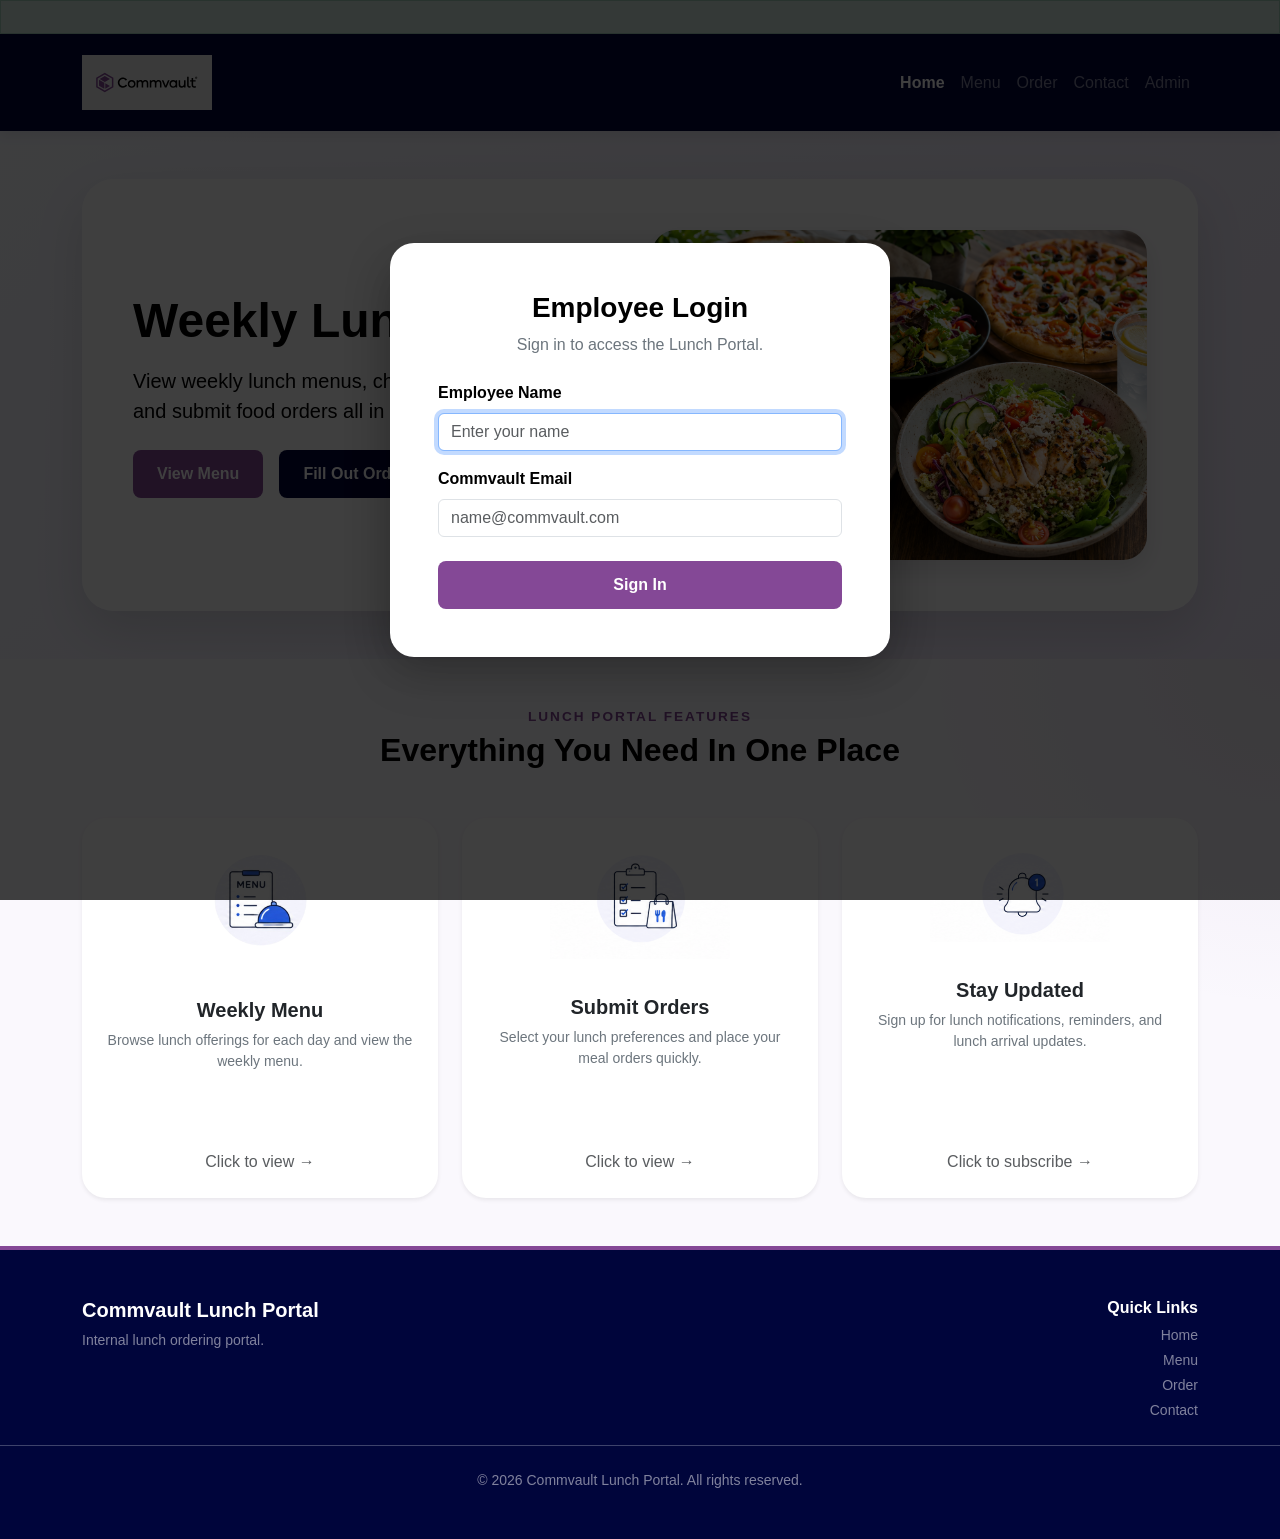
<file: index.html>
<!DOCTYPE html>
<html lang="en">


<head>
    <meta charset="UTF-8">
    <meta name="viewport" content="width=device-width, initial-scale=1.0">
    <title>Commvault Lunch Portal</title>
    <link href="https://cdn.jsdelivr.net/npm/bootstrap@5.3.2/dist/css/bootstrap.min.css" rel="stylesheet">
    <link rel="stylesheet" href="styles.css">
</head>


<body>
<div id="employeeWelcome"
     class="alert alert-success text-center m-0 rounded-0">
</div>


    <div class="modal fade" id="preferenceModal" data-bs-backdrop="static" data-bs-keyboard="false" tabindex="-1">
        <div class="modal-dialog modal-dialog-centered">
            <div class="modal-content text-center border-0 p-4">
                <div class="modal-body">
                    <h3 class="fw-bold mb-3">Welcome to the Lunch Portal</h3>
                    <p class="text-secondary mb-4">What are your preferences?</p>
                    <div class="d-grid gap-2">
                        <input type="radio" class="btn-check" name="dietPreference" id="prefVeg" value="Vegetarian">
                        <label class="btn btn-outline-custom" for="prefVeg">Vegetarian</label>


                        <input type="radio" class="btn-check" name="dietPreference" id="prefNonVeg" value="Non-Vegetarian">
                        <label class="btn btn-outline-custom" for="prefNonVeg">Non-Vegetarian</label>


                        <input type="radio" class="btn-check" name="dietPreference" id="prefBoth" value="Both" checked>
                        <label class="btn btn-outline-custom" for="prefBoth">Both</label>
                    </div>
                    <button id="submitPreferenceBtn" class="btn btn-primary-action mt-4 px-4">Continue</button>
                </div>
            </div>
        </div>
    </div>


   <nav class="navbar navbar-expand-lg custom-navbar py-3">


    <div class="container">


        <a class="navbar-brand" href="index.html">


            <img src="images/images/commvault-logo.svg"
                 alt="Commvault Logo"
                 class="navbar-logo">


        </a>


        <button class="navbar-toggler"
                type="button"
                data-bs-toggle="collapse"
                data-bs-target="#navbarNav">


            <span class="text-dark fw-bold fs-4">
    ☰
</span>




        </button>


        <div class="collapse navbar-collapse"
             id="navbarNav">


            <div class="navbar-nav ms-auto">


                <a class="nav-link active-link"
                   href="index.html">
                    Home
                </a>


                <a class="nav-link text-white-50"
                   href="menu.html">
                    Menu
                </a>


                <a class="nav-link text-white-50"
                   href="order.html">
                    Order
                </a>


                <a class="nav-link text-white-50"
                   href="contact.html">
                    Contact
                </a>
               
<a class="nav-link text-white-50"
   href="Dashboard.html">
    Admin
</a>




            </div>


        </div>


    </div>


</nav>
    <section class="hero-section py-5">
        <div class="container">
            <div class="hero-card">
                <div class="row align-items-center">
                    <div class="col-lg-6">
                        <h1 class="display-5 fw-bold mb-3">Weekly Lunch Portal</h1>
                        <p class="lead mb-4">
                            View weekly lunch menus, choose meal preferences, and submit food orders all in one place.
                        </p>
                        <div class="d-flex gap-3 flex-wrap">
                            <a href="menu.html" class="btn btn-primary-action px-4">View Menu</a>
                            <a href="order.html" class="btn btn-dark-action px-4">Fill Out Order</a>
                        </div>
                    </div>
                    <div class="col-lg-6 text-center">
                        <img src="Imageforhero.png" alt="Lunch Options" class="hero-image img-fluid">
                    </div>
                </div>
            </div>
        </div>
    </section>


    <section class="features-section py-5">
        <div class="container">
            <div class="text-center mb-5">
                <p class="section-tag mb-1">LUNCH PORTAL FEATURES</p>
                <h2 class="fw-bold">Everything You Need In One Place</h2>
            </div>


            <div class="row g-4 justify-content-center">
                <div class="col-lg-4 col-md-6">
                    <a href="menu.html" class="feature-link text-decoration-none text-dark">
                        <div class="card h-100 border-0 shadow-sm p-4 text-center feature-menu">
                            <img src="images/images/WeeklyMenus.png" alt="Weekly Menu" class="feature-image mx-auto" style="max-height: 120px; object-fit: contain;">
                            <h5 class="fw-bold mt-3">Weekly Menu</h5>
                            <p class="text-secondary small">Browse lunch offerings for each day and view the weekly menu.</p>
                            <p class="text-muted mb-0 mt-auto">Click to view →</p>
                        </div>
                    </a>
                </div>


                <div class="col-lg-4 col-md-6">
                    <a href="order.html" class="feature-link text-decoration-none text-dark">
                        <div class="card h-100 border-0 shadow-sm p-4 text-center feature-survey">
                            <img src="images/images/sumbitorder.png" alt="Submit Orders" class="feature-image mx-auto" style="max-height: 120px; object-fit: contain;">
                            <h5 class="fw-bold mt-3">Submit Orders</h5>
                            <p class="text-secondary small">Select your lunch preferences and place your meal orders quickly.</p>
                            <p class="text-muted mb-0 mt-auto">Click to view →</p>
                        </div>
                    </a>
                </div>


                <div class="col-lg-4 col-md-6">
                    <div class="card h-100 border-0 shadow-sm p-4 text-center feature-card" data-bs-toggle="modal" data-bs-target="#updatesModal" style="cursor: pointer;">
                        <img src="images/images/stayupdate.png" alt="Stay Updated" class="feature-image mx-auto" style="max-height: 120px; object-fit: contain;">
                        <h5 class="fw-bold mt-3">Stay Updated</h5>
                        <p class="text-secondary small">Sign up for lunch notifications, reminders, and lunch arrival updates.</p>
                        <p class="text-muted mb-0 mt-auto">Click to subscribe →</p>
                    </div>
                </div>
            </div>
        </div>
    </section>


    <div class="modal fade" id="updatesModal" tabindex="-1">
        <div class="modal-dialog modal-dialog-centered">
            <div class="modal-content p-4">
                <div class="modal-body">
                    <h3 class="fw-bold mb-3">Lunch Notifications</h3>
                    <p class="text-secondary mb-4">
                        Receive updates when orders are placed, food arrives, menu changes occur, or announcements are made.
                    </p>
                    <form id="updatesForm">
                        <div class="mb-3">
                            <label for="subscriberName" class="form-label fw-bold">Full Name</label>
                            <input type="text" class="form-control" id="subscriberName" required>
                        </div>
                        <div class="mb-3">
                            <label for="subscriberPhone" class="form-label fw-bold">Phone Number</label>
                            <input type="tel" class="form-control" id="subscriberPhone" required>
                        </div>
                        <button type="submit" class="btn btn-primary-action w-100">Subscribe</button>
                    </form>
                </div>
            </div>
        </div>
    </div>


    <div class="modal fade" id="subscribeSuccessModal" tabindex="-1">
        <div class="modal-dialog modal-dialog-centered">
            <div class="modal-content text-center p-4">
                <div class="modal-body">
                    <h3 class="fw-bold text-success mb-3">Subscription Successful</h3>
                    <p class="text-secondary">
                        You will now receive lunch notifications, menu updates, and food arrival alerts.
                    </p>
                    <button class="btn btn-primary-action px-4" data-bs-dismiss="modal">Close</button>
                </div>
            </div>
        </div>
    </div>


    <footer class="custom-footer py-5 text-white">
        <div class="container">
            <div class="row g-4">
                <div class="col-md-6">
                    <h5 class="fw-bold">Commvault Lunch Portal</h5>
                    <p class="text-white-50 small mb-0">Internal lunch ordering portal.</p>
                </div>
                <div class="col-md-6 text-md-end">
                    <h6 class="fw-bold text-white mb-2">Quick Links</h6>
                    <a href="index.html" class="text-white-50 text-decoration-none d-block small mb-1">Home</a>
                    <a href="menu.html" class="text-white-50 text-decoration-none d-block small mb-1">Menu</a>
                    <a href="order.html" class="text-white-50 text-decoration-none d-block small mb-1">Order</a>
                    <a href="contact.html" class="text-white-50 text-decoration-none d-block small">Contact</a>
                </div>
            </div>
        </div>
<hr class="border-light opacity-25 my-4">


<div class="text-center text-white-50 small">


    © 2026 Commvault Lunch Portal. All rights reserved.


</div>


    </footer>


   


    <!-- STAY UPDATED OFFCANVAS -->


<div class="offcanvas offcanvas-end"
     tabindex="-1"
     id="stayUpdatedCanvas">


    <div class="offcanvas-header">


        <h5 class="offcanvas-title fw-bold">
            Lunch Notifications
        </h5>


        <button type="button"
                class="btn-close"
                data-bs-dismiss="offcanvas">
        </button>


    </div>


    <div class="offcanvas-body text-center">


        <img src="images/images/stayupdate.png"
             alt="Stay Updated"
             class="img-fluid mb-4">


        <p class="text-secondary">


            Stay informed about:


        </p>


        <ul class="list-unstyled mb-4">


            <li> Weekly Menu Updates</li>


            <li> Order Deadlines</li>


            <li> Lunch Arrival Notifications</li>


            <li> Special Lunch Events</li>


        </ul>


        <a href="#"
           data-bs-toggle="modal"
           data-bs-target="#updatesModal"
           class="btn btn-primary-action w-100 mb-2">


            Subscribe Now


        </a>


        <button class="btn btn-outline-secondary w-100"
                data-bs-dismiss="offcanvas">


            Maybe Later


        </button>


    </div>


</div>




<!-- Employee Login Modal -->


<div class="modal fade"
     id="loginModal"
     data-bs-backdrop="static"
     data-bs-keyboard="false"
     tabindex="-1">


    <div class="modal-dialog modal-dialog-centered">


        <div class="modal-content border-0 shadow-lg">


            <div class="modal-body p-5 text-center">
                <h3 class="fw-bold mb-2">
                    Employee Login
                </h3>


                <p class="text-secondary mb-4">
                    Sign in to access the Lunch Portal.
                </p>


                <form id="loginForm">


                    <div class="mb-3 text-start">


                        <label class="form-label fw-bold">
                            Employee Name
                        </label>


                        <input type="text"
                               class="form-control"
                               id="employeeName"
                               placeholder="Enter your name"
                               required>


                    </div>


                    <div class="mb-4 text-start">


                        <label class="form-label fw-bold">
                            Commvault Email
                        </label>


                        <input type="email"
                               class="form-control"
                               id="employeeEmail"
                               placeholder="name@commvault.com"
                               required>


                    </div>


                    <button type="submit"
                            class="btn btn-primary-action w-100">


                        Sign In


                    </button>


                </form>


            </div>


        </div>


    </div>


</div>




<script src="https://cdn.jsdelivr.net/npm/bootstrap@5.3.2/dist/js/bootstrap.bundle.min.js"></script>
    <script src="script.js"></script>
</body>


</html>
</file>
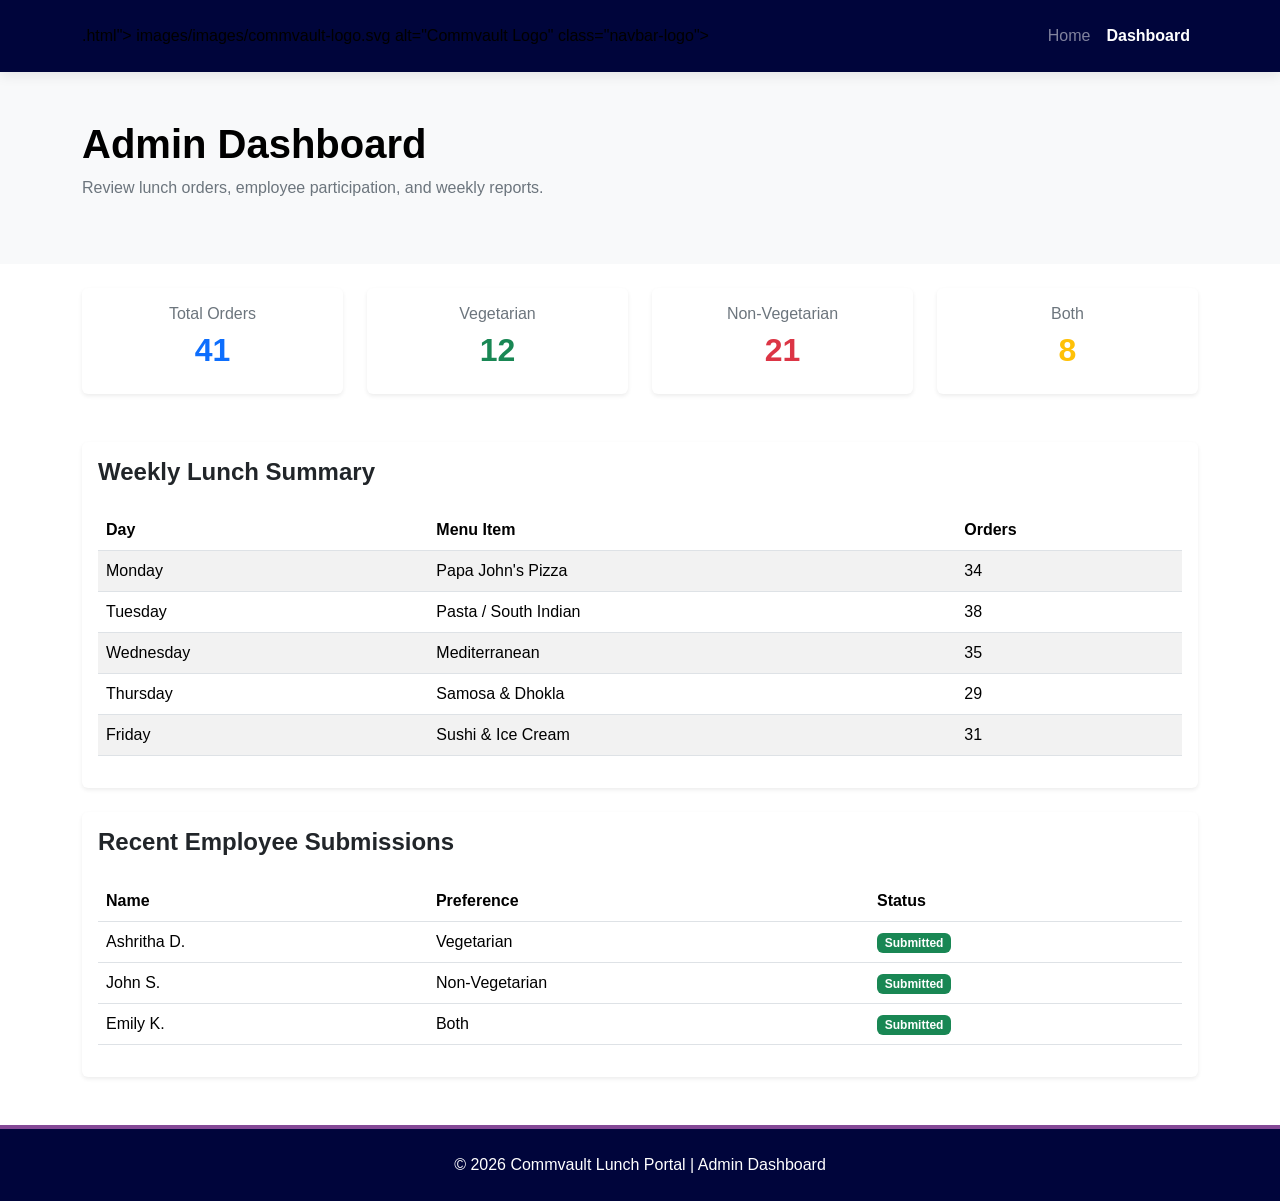
<file: admin.html>
<!DOCTYPE html>
<html lang="en">


<head>


    <meta charset="UTF-8">


    <meta name="viewport"
          content="width=device-width, initial-scale=1.0">


    <title>
        Commvault Lunch Portal | Admin Dashboard
    </title>


    <link href="https://cdn.jsdelivr.net/npm/bootstrap@5.3.2/dist/css/bootstrap.min.css"
          rel="stylesheet">


    <link rel="stylesheet"
          href="styles.css">


</head>


<body>


    <!-- NAVBAR -->


    <nav class="navbar navbar-expand-lg custom-navbar py-3">


        <div class="container">


            .html">


                images/images/commvault-logo.svg                     alt="Commvault Logo"
                     class="navbar-logo">


            </a>


            <div class="navbar-nav ms-auto">


                <a class="nav-link text-white-50"
                   href="index.html">
                    Home
                </a>


                <a class="nav-link active-link"
                   href="admin.html">
                    Dashboard
                </a>


            </div>


        </div>


    </nav>


    <!-- HERO -->


    <section class="py-5 bg-light">


        <div class="container">


            <h1 class="fw-bold">
                Admin Dashboard
            </h1>


            <p class="text-secondary">


                Review lunch orders, employee participation, and weekly reports.


            </p>


        </div>


    </section>


    <!-- DASHBOARD CARDS -->


    <section class="py-4">


        <div class="container">


            <div class="row g-4">


                <div class="col-lg-3">


                    <div class="card shadow-sm border-0">


                        <div class="card-body text-center">


                            <h6 class="text-secondary">
                                Total Orders
                            </h6>


                            <h2 class="fw-bold text-primary">
                                41
                            </h2>


                        </div>


                    </div>


                </div>


                <div class="col-lg-3">


                    <div class="card shadow-sm border-0">


                        <div class="card-body text-center">


                            <h6 class="text-secondary">
                                Vegetarian
                            </h6>


                            <h2 class="fw-bold text-success">
                                12
                            </h2>


                        </div>


                    </div>


                </div>


                <div class="col-lg-3">


                    <div class="card shadow-sm border-0">


                        <div class="card-body text-center">


                            <h6 class="text-secondary">
                                Non-Vegetarian
                            </h6>


                            <h2 class="fw-bold text-danger">
                                21
                            </h2>


                        </div>


                    </div>


                </div>


                <div class="col-lg-3">


                    <div class="card shadow-sm border-0">


                        <div class="card-body text-center">


                            <h6 class="text-secondary">
                                Both
                            </h6>


                            <h2 class="fw-bold text-warning">
                                8
                            </h2>


                        </div>


                    </div>


                </div>


            </div>


        </div>


    </section>


    <!-- ORDER SUMMARY -->


    <section class="py-4">


        <div class="container">


            <div class="card border-0 shadow-sm">


                <div class="card-body">


                    <h4 class="fw-bold mb-4">


                        Weekly Lunch Summary


                    </h4>


                    <table class="table table-striped">


                        <thead>


                            <tr>


                                <th>Day</th>
                                <th>Menu Item</th>
                                <th>Orders</th>


                            </tr>


                        </thead>


                        <tbody>


                            <tr>


                                <td>Monday</td>
                                <td>Papa John's Pizza</td>
                                <td>34</td>


                            </tr>


                            <tr>


                                <td>Tuesday</td>
                                <td>Pasta / South Indian</td>
                                <td>38</td>


                            </tr>


                            <tr>


                                <td>Wednesday</td>
                                <td>Mediterranean</td>
                                <td>35</td>


                            </tr>


                            <tr>


                                <td>Thursday</td>
                                <td>Samosa & Dhokla</td>
                                <td>29</td>


                            </tr>


                            <tr>


                                <td>Friday</td>
                                <td>Sushi & Ice Cream</td>
                                <td>31</td>


                            </tr>


                        </tbody>


                    </table>


                </div>


            </div>


        </div>


    </section>


    <!-- RECENT SUBMISSIONS -->


    <section class="pb-5">


        <div class="container">


            <div class="card border-0 shadow-sm">


                <div class="card-body">


                    <h4 class="fw-bold mb-4">


                        Recent Employee Submissions


                    </h4>


                    <table class="table">


                        <thead>


                            <tr>


                                <th>Name</th>
                                <th>Preference</th>
                                <th>Status</th>


                            </tr>


                        </thead>


                        <tbody>


                            <tr>


                                <td>Ashritha D.</td>
                                <td>Vegetarian</td>
                                <td>
                                    <span class="badge bg-success">
                                        Submitted
                                    </span>
                                </td>
                            </tr>


                            <tr>


                                <td>John S.</td>
                                <td>Non-Vegetarian</td>
                                <td>
                                    <span class="badge bg-success">
                                        Submitted
                                    </span>
                                </td>
                            </tr>


                            <tr>


                                <td>Emily K.</td>
                                <td>Both</td>
                                <td>
                                    <span class="badge bg-success">
                                        Submitted
                                    </span>
                                </td>
                            </tr>


                        </tbody>


                    </table>


                </div>


            </div>


        </div>


    </section>


    <!-- FOOTER -->


    <footer class="custom-footer py-4 text-center text-white">


        <div class="container">


            © 2026 Commvault Lunch Portal | Admin Dashboard


        </div>


    </footer>


  <script src="https://cdn.jsdelivr.net/npm/bootstrap@5.3.2/dist/js/bootstrap.bundle.min.js"></script>


    <script src="script.js"></script>


</body>


</html>
</file>
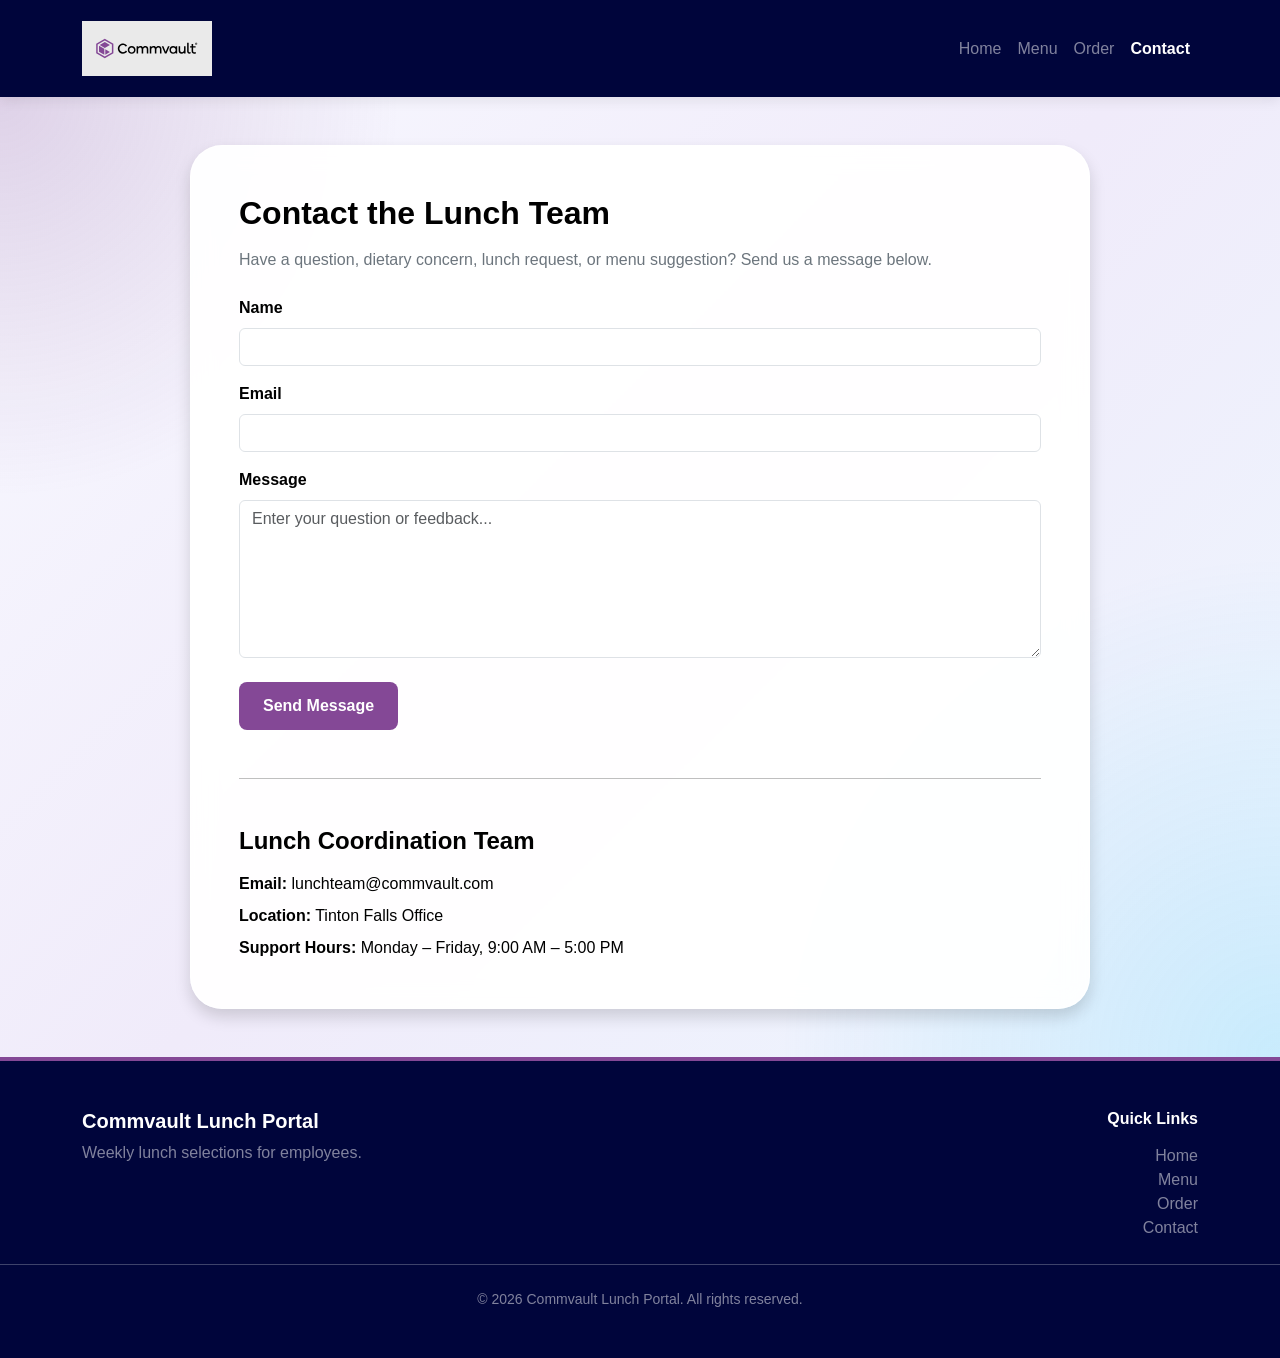
<file: contact.html>
<!DOCTYPE html>
<html lang="en">


<head>


    <meta charset="UTF-8">
    <meta name="viewport" content="width=device-width, initial-scale=1.0">


    <title>Commvault Lunch Portal | Contact</title>


    <link href="https://cdn.jsdelivr.net/npm/bootstrap@5.3.2/dist/css/bootstrap.min.css"
          rel="stylesheet">


    <link rel="stylesheet" href="styles.css">


</head>


<body>
<!-- NAVBAR -->


  <nav class="navbar navbar-expand-lg custom-navbar py-3">


    <div class="container">


        <a class="navbar-brand" href="index.html">


            <img src="images/images/commvault-logo.svg"
                 alt="Commvault Logo"
                 class="navbar-logo">


        </a>


        <button class="navbar-toggler"
                type="button"
                data-bs-toggle="collapse"
                data-bs-target="#navbarNav">


           <span class="text-dark fw-bold fs-4">
    ☰
</span>




        </button>


        <div class="collapse navbar-collapse"
             id="navbarNav">


            <div class="navbar-nav ms-auto">


                <a class="nav-link text-white-50"
                   href="index.html">
                    Home
                </a>


                <a class="nav-link text-white-50"
                   href="menu.html">
                    Menu
                </a>


                <a class="nav-link text-white-50"
                   href="order.html">
                    Order
                </a>


                <a class="nav-link active-link "
                   href="contact.html">
                    Contact
                </a>


            </div>


        </div>


    </div>


</nav>


    <!-- CONTACT SECTION -->


    <section class="survey-section py-5">


        <div class="container">


            <div class="survey-card-wrapper mx-auto bg-white p-5 shadow"
                 style="max-width: 900px;">


                <h2 class="fw-bold mb-3">
                    Contact the Lunch Team
                </h2>


                <p class="text-secondary mb-4">
                    Have a question, dietary concern, lunch request, or menu suggestion?
                    Send us a message below.
                </p>


                <form id="contactForm">


                    <div class="mb-3">


                        <label class="form-label fw-bold">
                            Name
                        </label>


                        <input type="text"
                               class="form-control"
                               required>


                    </div>


                    <div class="mb-3">


                        <label class="form-label fw-bold">
                            Email
                        </label>


                        <input type="email"
                               class="form-control"
                               required>


                    </div>


                    <div class="mb-4">


                        <label class="form-label fw-bold">
                            Message
                        </label>


                        <textarea class="form-control"
                                  rows="6"
                                  placeholder="Enter your question or feedback..."
                                  required></textarea>


                    </div>


                    <button type="submit"
                            class="btn btn-primary-action px-4">


                        Send Message


                    </button>


                </form>


                <hr class="my-5">


                <h4 class="fw-bold mb-3">
                    Lunch Coordination Team
                </h4>


                <p class="mb-2">
                    <strong>Email:</strong>
                    lunchteam@commvault.com
                </p>


                <p class="mb-2">
                    <strong>Location:</strong>
                    Tinton Falls Office
                </p>


                <p class="mb-0">
                    <strong>Support Hours:</strong>
                    Monday – Friday, 9:00 AM – 5:00 PM
                </p>


            </div>


        </div>


    </section>


    <!-- SUCCESS MODAL -->


    <div class="modal fade"
         id="contactSuccessModal"
         tabindex="-1"
         aria-hidden="true">


        <div class="modal-dialog modal-dialog-centered">


            <div class="modal-content text-center p-4">


                <div class="modal-body">


                    <h3 class="fw-bold mb-3">
                        Message Sent!
                    </h3>


                    <p>
                        Thank you for contacting the lunch team.
                        We will review your message shortly.
                    </p>


                    <button class="btn btn-primary-action"
                            data-bs-dismiss="modal">


                        Close


                    </button>


                </div>


            </div>


        </div>


    </div>


    <!-- FOOTER -->


  <!-- FOOTER -->


    <footer class="custom-footer py-5 text-white">


        <div class="container">


            <div class="row">


                <div class="col-md-6">


                    <h5 class="fw-bold">
                        Commvault Lunch Portal
                    </h5>


                    <p class="text-white-50">
                        Weekly lunch selections for employees.
                    </p>


                </div>


                <div class="col-md-6 text-md-end">


                    <h6 class="fw-bold mb-3">
                        Quick Links
                    </h6>


                    <a href="index.html"
                       class="text-white-50 text-decoration-none d-block">
                        Home
                    </a>


                    <a href="menu.html"
                       class="text-white-50 text-decoration-none d-block">
                        Menu
                    </a>


                    <a href="order.html"
                       class="text-white-50 text-decoration-none d-block">
                        Order
                    </a>


                    <a href="contact.html"
                       class="text-white-50 text-decoration-none d-block">
                        Contact
                    </a>


                </div>


            </div>


        </div>
<hr class="border-light opacity-25 my-4">


<div class="text-center text-white-50 small">


    © 2026 Commvault Lunch Portal. All rights reserved.


</div>
    </footer>


    <script src="https://cdn.jsdelivr.net/npm/bootstrap@5.3.2/dist/js/bootstrap.bundle.min.js"></script>


    <script src="script.js"></script>


</body>


</html>
</file>
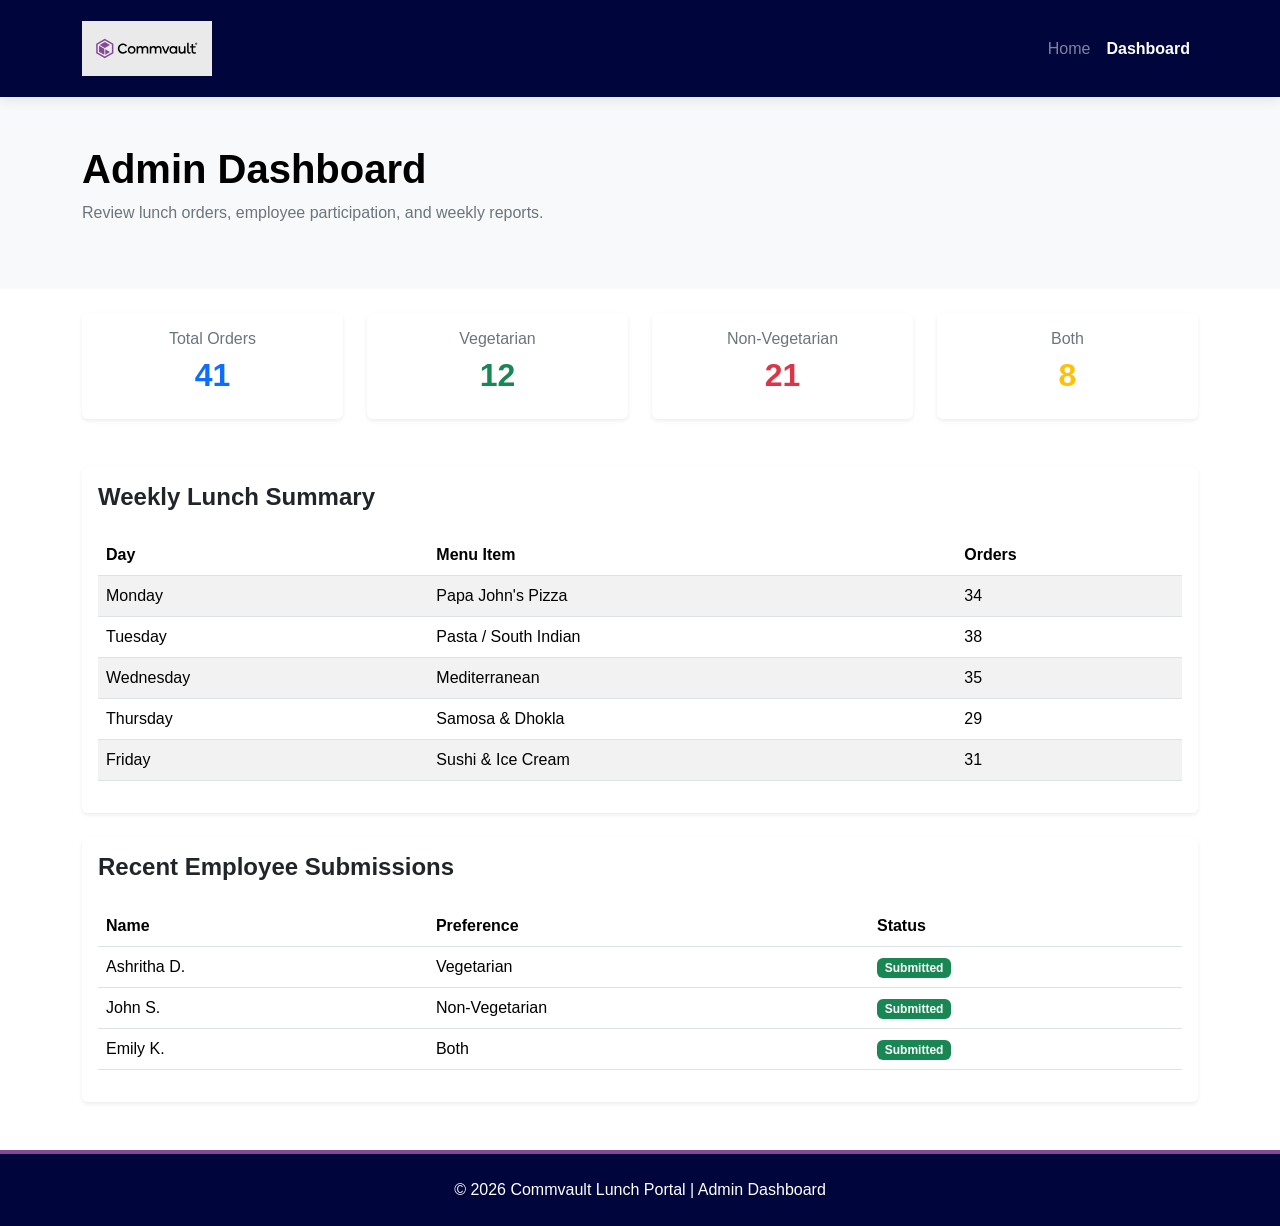
<file: Dashboard.html>
<!DOCTYPE html>
<html lang="en">


<head>


    <meta charset="UTF-8">


    <meta name="viewport"
          content="width=device-width, initial-scale=1.0">


    <title>
        Commvault Lunch Portal | Admin Dashboard
    </title>


    <link href="https://cdn.jsdelivr.net/npm/bootstrap@5.3.2/dist/css/bootstrap.min.css"
          rel="stylesheet">

<link rel="stylesheet" href="styles.css">


</head>


<body>


    <!-- NAVBAR -->


    <nav class="navbar navbar-expand-lg custom-navbar py-3">


        <div class="container">

        <a class="navbar-brand" href="index.html">


            <img src="images/images/commvault-logo.svg"
                 alt="Commvault Logo"
                 class="navbar-logo">


        </a>
            <div class="navbar-nav ms-auto">


                <a class="nav-link text-white-50"
                   href="index.html">
                    Home
                </a>


                <a class="nav-link active-link"
                   href="Dashboard.html">
                    Dashboard
                </a>


            </div>


        </div>


    </nav>


    <!-- HERO -->


    <section class="py-5 bg-light">


        <div class="container">


            <h1 class="fw-bold">
                Admin Dashboard
            </h1>


            <p class="text-secondary">


                Review lunch orders, employee participation, and weekly reports.


            </p>


        </div>


    </section>


    <!-- DASHBOARD CARDS -->


    <section class="py-4">


        <div class="container">


            <div class="row g-4">


                <div class="col-lg-3">


                    <div class="card shadow-sm border-0">


                        <div class="card-body text-center">


                            <h6 class="text-secondary">
                                Total Orders
                            </h6>


                            <h2 class="fw-bold text-primary">
                                41
                            </h2>


                        </div>


                    </div>


                </div>


                <div class="col-lg-3">


                    <div class="card shadow-sm border-0">


                        <div class="card-body text-center">


                            <h6 class="text-secondary">
                                Vegetarian
                            </h6>


                            <h2 class="fw-bold text-success">
                                12
                            </h2>


                        </div>


                    </div>


                </div>


                <div class="col-lg-3">


                    <div class="card shadow-sm border-0">


                        <div class="card-body text-center">


                            <h6 class="text-secondary">
                                Non-Vegetarian
                            </h6>


                            <h2 class="fw-bold text-danger">
                                21
                            </h2>


                        </div>


                    </div>


                </div>


                <div class="col-lg-3">


                    <div class="card shadow-sm border-0">


                        <div class="card-body text-center">


                            <h6 class="text-secondary">
                                Both
                            </h6>


                            <h2 class="fw-bold text-warning">
                                8
                            </h2>


                        </div>


                    </div>


                </div>


            </div>


        </div>


    </section>


    <!-- ORDER SUMMARY -->


    <section class="py-4">


        <div class="container">


            <div class="card border-0 shadow-sm">


                <div class="card-body">


                    <h4 class="fw-bold mb-4">


                        Weekly Lunch Summary


                    </h4>


                    <table class="table table-striped">


                        <thead>


                            <tr>


                                <th>Day</th>
                                <th>Menu Item</th>
                                <th>Orders</th>


                            </tr>


                        </thead>


                        <tbody>


                            <tr>


                                <td>Monday</td>
                                <td>Papa John's Pizza</td>
                                <td>34</td>


                            </tr>


                            <tr>


                                <td>Tuesday</td>
                                <td>Pasta / South Indian</td>
                                <td>38</td>


                            </tr>


                            <tr>


                                <td>Wednesday</td>
                                <td>Mediterranean</td>
                                <td>35</td>


                            </tr>


                            <tr>


                                <td>Thursday</td>
                                <td>Samosa & Dhokla</td>
                                <td>29</td>


                            </tr>


                            <tr>


                                <td>Friday</td>
                                <td>Sushi & Ice Cream</td>
                                <td>31</td>


                            </tr>


                        </tbody>


                    </table>


                </div>


            </div>


        </div>


    </section>


    <!-- RECENT SUBMISSIONS -->


    <section class="pb-5">


        <div class="container">


            <div class="card border-0 shadow-sm">


                <div class="card-body">


                    <h4 class="fw-bold mb-4">


                        Recent Employee Submissions


                    </h4>


                    <table class="table">


                        <thead>


                            <tr>


                                <th>Name</th>
                                <th>Preference</th>
                                <th>Status</th>


                            </tr>


                        </thead>


                        <tbody>


                            <tr>


                                <td>Ashritha D.</td>
                                <td>Vegetarian</td>
                                <td>
                                    <span class="badge bg-success">
                                        Submitted
                                    </span>
                                </td>
                            </tr>


                            <tr>


                                <td>John S.</td>
                                <td>Non-Vegetarian</td>
                                <td>
                                    <span class="badge bg-success">
                                        Submitted
                                    </span>
                                </td>
                            </tr>


                            <tr>


                                <td>Emily K.</td>
                                <td>Both</td>
                                <td>
                                    <span class="badge bg-success">
                                        Submitted
                                    </span>
                                </td>
                            </tr>


                        </tbody>


                    </table>


                </div>


            </div>


        </div>


    </section>


    <!-- FOOTER -->


    <footer class="custom-footer py-4 text-center text-white">


        <div class="container">


            © 2026 Commvault Lunch Portal | Admin Dashboard


        </div>


    </footer>


  <script src="https://cdn.jsdelivr.net/npm/bootstrap@5.3.2/dist/js/bootstrap.bundle.min.js"></script>


    <script src="script.js"></script>


</body>


</html>
</file>
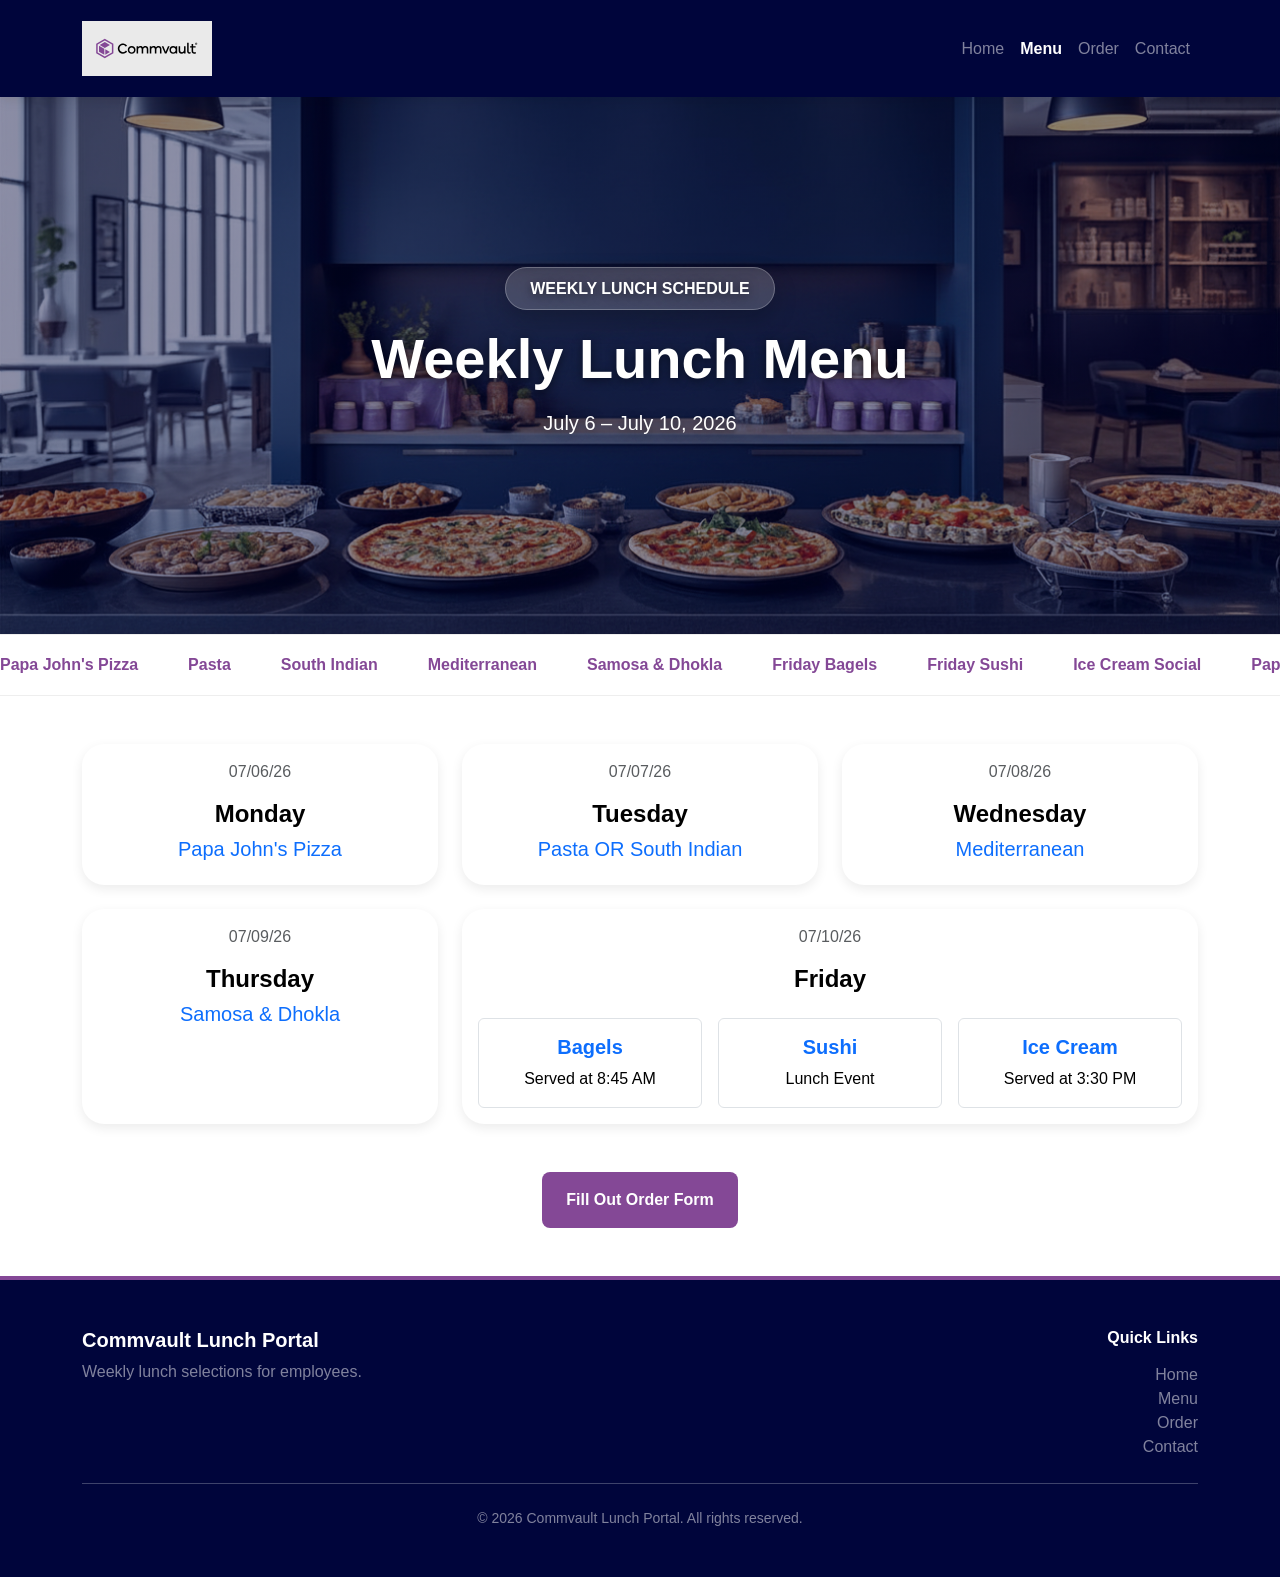
<file: menu.html>
<!DOCTYPE html>
<html lang="en">


<head>


    <meta charset="UTF-8">
    <meta name="viewport" content="width=device-width, initial-scale=1.0">


    <title>Commvault Lunch Portal | Menu</title>


    <link href="https://cdn.jsdelivr.net/npm/bootstrap@5.3.2/dist/css/bootstrap.min.css" rel="stylesheet">


    <link rel="stylesheet" href="styles.css">


</head>


<body>


    <!-- NAVBAR -->


    <nav class="navbar navbar-expand-lg custom-navbar py-3">


    <div class="container">


        <a class="navbar-brand" href="index.html">


            <img src="images/images/commvault-logo.svg"
                 alt="Commvault Logo"
                 class="navbar-logo">


        </a>


       <button class="navbar-toggler"
        type="button"
        data-bs-toggle="collapse"
        data-bs-target="#navbarNav">


    <span class="text-dark fw-bold fs-4">
    ☰
</span>




</button>


        <div class="collapse navbar-collapse"
             id="navbarNav">


            <div class="navbar-nav ms-auto">


                <a class="nav-link text-white-50"
                   href="index.html">
                    Home
                </a>


                <a class="nav-link active-link "
                   href="menu.html">
                    Menu
                </a>


                <a class="nav-link text-white-50"
                   href="order.html">
                    Order
                </a>


                <a class="nav-link text-white-50"
                   href="contact.html">
                    Contact
                </a>


            </div>


        </div>


    </div>


</nav>


  <!-- HERO -->


<section class="menu-hero">


    <div class="hero-overlay">


        <div class="container text-center">


            <span class="hero-pill">
                 WEEKLY LUNCH SCHEDULE
            </span>


            <h1 class="display-4 fw-bold mt-4">
                Weekly Lunch Menu
            </h1>


            <p class="lead mt-3">
                July 6 – July 10, 2026
            </p>


        </div>


    </div>


</section>


<!-- FOOD TICKER -->


<section class="food-ticker">


    <div class="ticker-track">


        <span>Papa John's Pizza</span>
        <span> Pasta</span>
        <span> South Indian</span>
        <span> Mediterranean</span>
        <span> Samosa & Dhokla</span>
        <span> Friday Bagels</span>
        <span> Friday Sushi</span>
        <span> Ice Cream Social</span>


        <span> Papa John's Pizza</span>
        <span> Pasta</span>
        <span> South Indian</span>
        <span> Mediterranean</span>
        <span> Samosa & Dhokla</span>
        <span> Friday Bagels</span>
        <span> Friday Sushi</span>
        <span> Ice Cream Social</span>


    </div>


</section>




    <!-- MENU -->


    <section class="py-5 bg-white">


        <div class="container">


            <div class="row g-4">


                <!-- MONDAY -->


                <div class="col-lg-4 col-md-6">


                    <div class="card menu-card-custom h-100 border-0">


                        <div class="card-body text-center">


                            <p class="text-muted">
                                07/06/26
                            </p>


                            <h4 class="fw-bold">
                                Monday
                            </h4>


                            <h5 class="text-primary">
                                Papa John's Pizza
                            </h5>


                        </div>


                    </div>


                </div>


                <!-- TUESDAY -->


                <div class="col-lg-4 col-md-6">


                    <div class="card menu-card-custom h-100 border-0">


                        <div class="card-body text-center">


                            <p class="text-muted">
                                07/07/26
                            </p>


                            <h4 class="fw-bold">
                                Tuesday
                            </h4>


                            <h5 class="text-primary">
                                Pasta OR South Indian
                            </h5>


                        </div>


                    </div>


                </div>


                <!-- WEDNESDAY -->


                <div class="col-lg-4 col-md-6">


                    <div class="card menu-card-custom h-100 border-0">


                        <div class="card-body text-center">


                            <p class="text-muted">
                                07/08/26
                            </p>


                            <h4 class="fw-bold">
                                Wednesday
                            </h4>


                            <h5 class="text-primary">
                                Mediterranean
                            </h5>


                        </div>


                    </div>


                </div>


                <!-- THURSDAY -->


                <div class="col-lg-4 col-md-6">


                    <div class="card menu-card-custom h-100 border-0">


                        <div class="card-body text-center">


                            <p class="text-muted">
                                07/09/26
                            </p>


                            <h4 class="fw-bold">
                                Thursday
                            </h4>


                            <h5 class="text-primary">
                                Samosa &amp; Dhokla
                            </h5>


                        </div>


                    </div>


                </div>
<!-- FRIDAY -->


<div class="col-lg-8 col-md-12">


    <div class="card menu-card-custom border-0">


        <div class="card-body">


            <div class="text-center mb-4">


                <p class="text-muted">
                    07/10/26
                </p>


                <h4 class="fw-bold">
                    Friday
                </h4>


            </div>


            <div class="row g-3">


                <div class="col-md-4">


                    <div class="border rounded p-3 text-center">


                        <h5 class="text-primary fw-bold">
                            Bagels
                        </h5>


                        <p class="mb-0">
                            Served at 8:45 AM
                        </p>


                    </div>


                </div>


                <div class="col-md-4">


                    <div class="border rounded p-3 text-center">


                        <h5 class="text-primary fw-bold">
                            Sushi
                        </h5>


                        <p class="mb-0">
                            Lunch Event
                        </p>


                    </div>


                </div>


                <div class="col-md-4">


                    <div class="border rounded p-3 text-center">


                        <h5 class="text-primary fw-bold">
                            Ice Cream
                        </h5>


                        <p class="mb-0">
                            Served at 3:30 PM
                        </p>


                    </div>


                </div>


            </div>


        </div>


    </div>


</div>


            <div class="text-center mt-5">


                <a href="order.html"
                   class="btn btn-primary-action px-4 py-3">


                    Fill Out Order Form


                </a>


            </div>


        </div>


    </section>


    <!-- FOOTER -->


    <footer class="custom-footer py-5 text-white">


    <div class="container">


        <div class="row">


            <div class="col-md-6">


                <h5 class="fw-bold">
                    Commvault Lunch Portal
                </h5>


                <p class="text-white-50">
                    Weekly lunch selections for employees.
                </p>


            </div>


            <div class="col-md-6 text-md-end">


                <h6 class="fw-bold mb-3">
                    Quick Links
                </h6>


                <a href="index.html"
                   class="text-white-50 text-decoration-none d-block">
                    Home
                </a>


                <a href="menu.html"
                   class="text-white-50 text-decoration-none d-block">
                    Menu
                </a>


                <a href="order.html"
                   class="text-white-50 text-decoration-none d-block">
                    Order
                </a>


                <a href="contact.html"
                   class="text-white-50 text-decoration-none d-block">
                    Contact
                </a>


            </div>


        </div>


        <hr class="border-light opacity-25 my-4">


        <div class="text-center text-white-50 small">


            © 2026 Commvault Lunch Portal. All rights reserved.


        </div>


    </div>


</footer>


<script src="https://cdn.jsdelivr.net/npm/bootstrap@5.3.2/dist/js/bootstrap.bundle.min.js"></script>


<script src="script.js"></script>


</body>


</html>
</file>
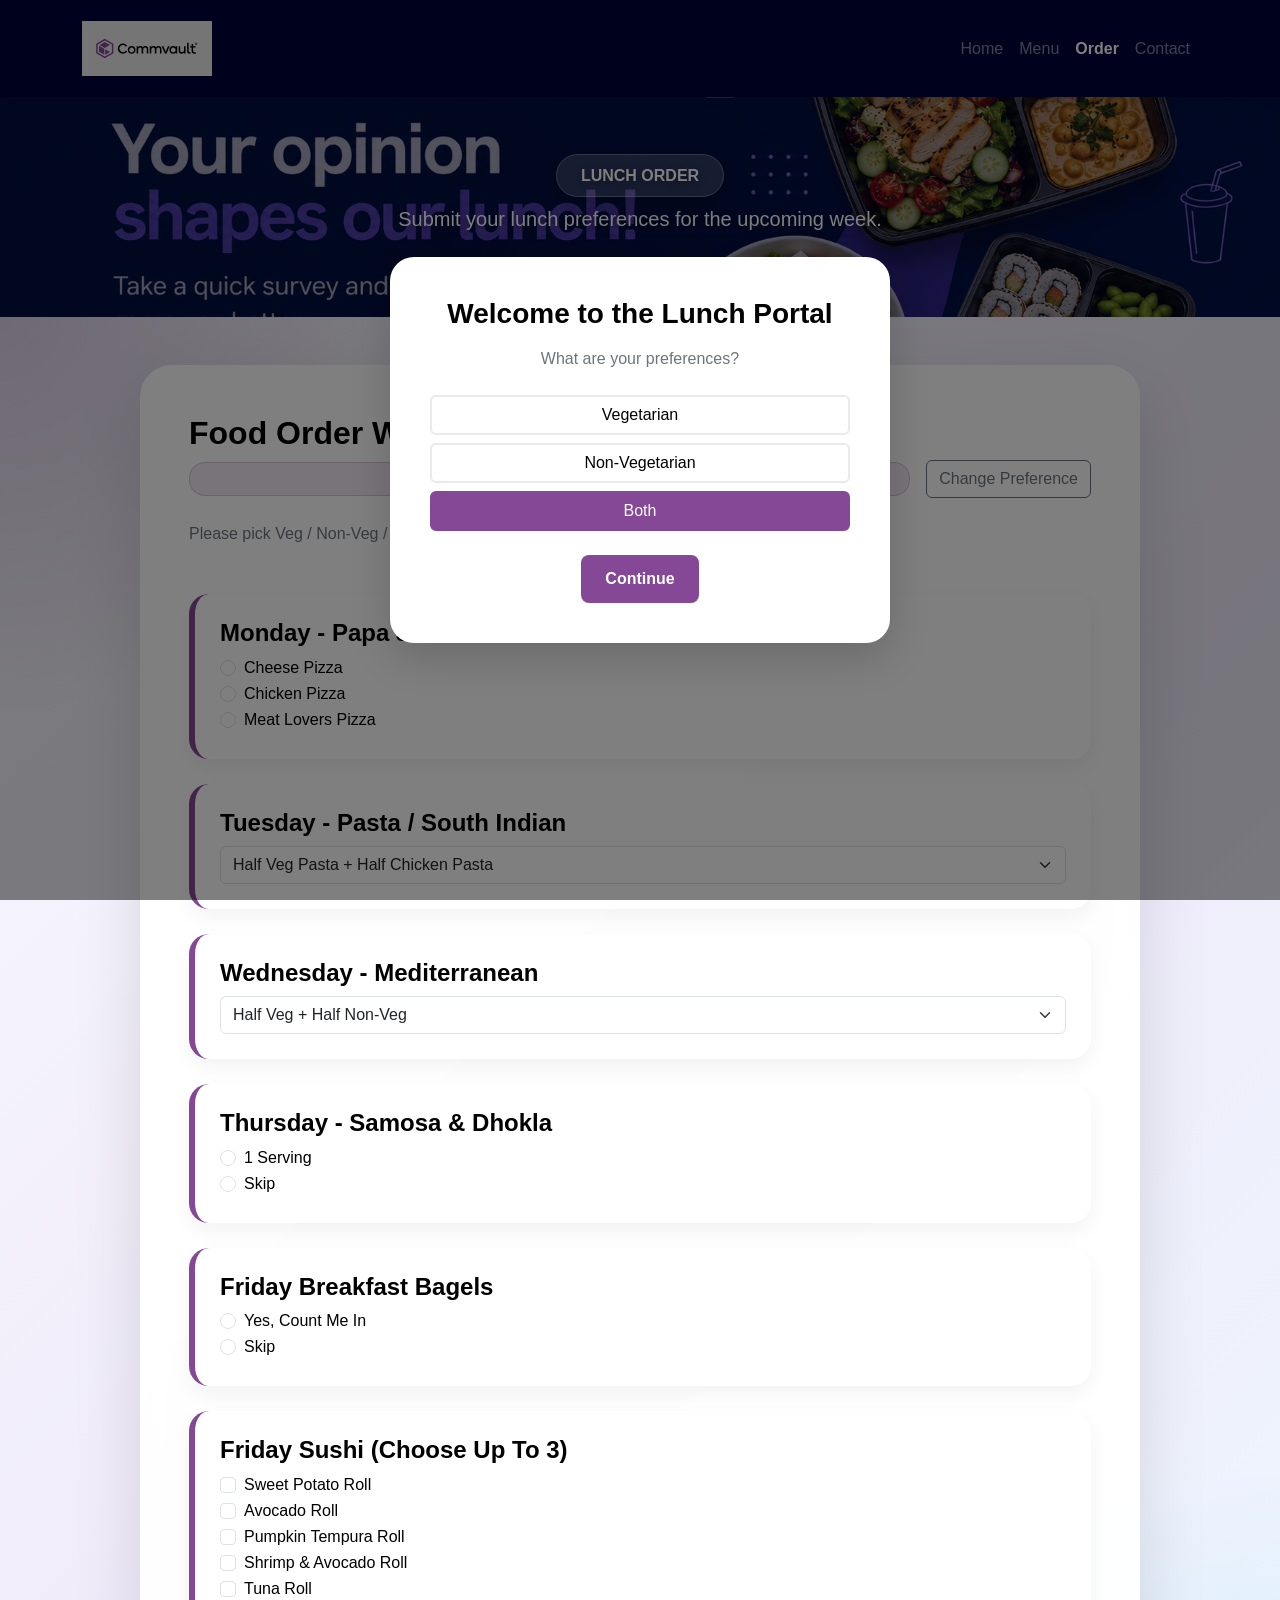
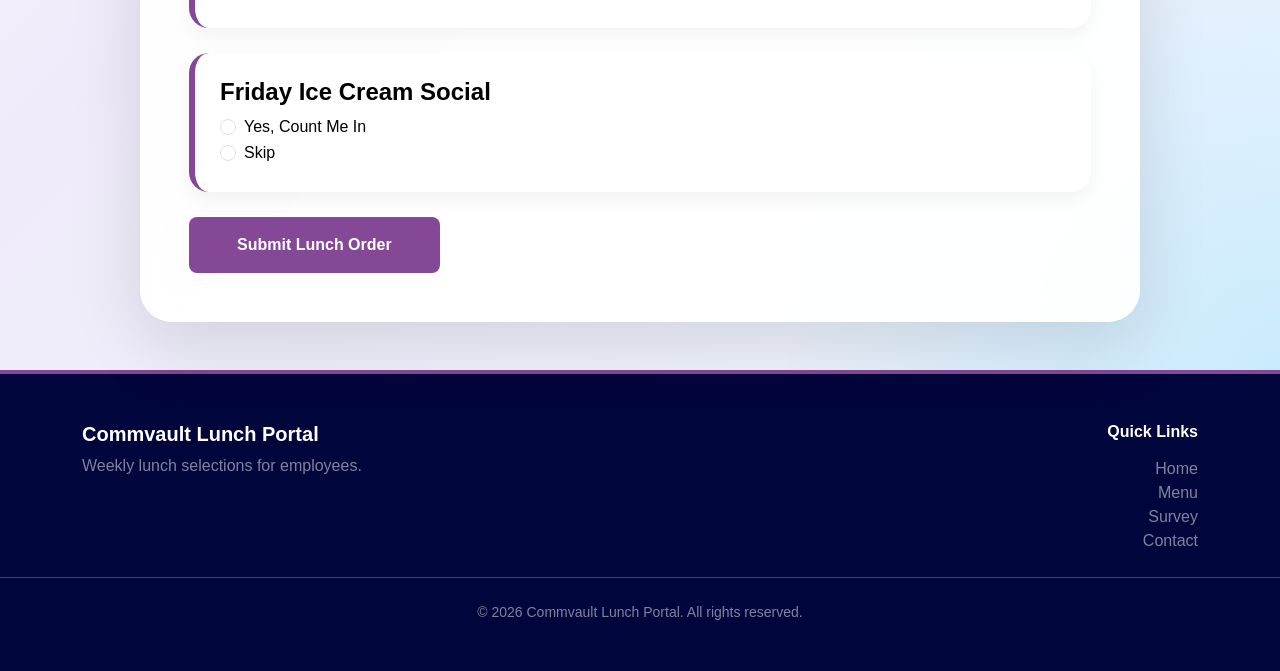
<file: order.html>
<!DOCTYPE html>
<html lang="en">


<head>


    <meta charset="UTF-8">
    <meta name="viewport" content="width=device-width, initial-scale=1.0">


    <title>Commvault Lunch Portal | Order</title>


    <link href="https://cdn.jsdelivr.net/npm/bootstrap@5.3.2/dist/css/bootstrap.min.css" rel="stylesheet">


    <link rel="stylesheet" href="styles.css">


   


</head>


<body>


  <nav class="navbar navbar-expand-lg custom-navbar py-3">


    <div class="container">


        <a class="navbar-brand" href="index.html">


            <img src="images/images/commvault-logo.svg"
                 alt="Commvault Logo"
                 class="navbar-logo">


        </a>


        <button class="navbar-toggler"
                type="button"
                data-bs-toggle="collapse"
                data-bs-target="#navbarNav">


           <span class="text-dark fw-bold fs-4">
    ☰
</span>




        </button>


        <div class="collapse navbar-collapse"
             id="navbarNav">


            <div class="navbar-nav ms-auto">


                <a class="nav-link text-white-50"
                   href="index.html">
                    Home
                </a>


                <a class="nav-link text-white-50"
                   href="menu.html">
                    Menu
                </a>


                <a class="nav-link active-link"
                   href="order.html">
                    Order
                </a>


                <a class="nav-link text-white-50"
                   href="contact.html">
                    Contact
                </a>


            </div>


        </div>


    </div>


</nav>
   
    <section class="survey-hero">


    <div class="hero-overlay">


        <div class="container text-center">


            <span class="hero-pill">
                 LUNCH ORDER
            </span>


            <p class="lead mt-3">
                Submit your lunch preferences for the upcoming week.
            </p>


        </div>


    </div>


</section>


   <section class="survey-section py-5">


    <div class="container">


        <div class="survey-card-wrapper bg-white p-5">


            <h2 class="fw-bold mb-2">
                Food Order Week of July 6, 2026
            </h2>


<div class="d-flex justify-content-between align-items-center mb-4">


    <div id="preferenceBadge"
         class="alert alert-info mb-0 flex-grow-1 me-3">
    </div>


    <button
    class="btn btn-outline-secondary"
    data-bs-toggle="modal"
    data-bs-target="#preferenceModal">


    Change Preference


</button>
</div>




            <p class="text-secondary mb-5">
                Please pick Veg / Non-Veg / Skip so that we can get an accurate count.
            </p>


            <form id="lunchSurveyForm">


    <!-- MONDAY -->


    <div class="survey-question">


        <h4 class="fw-bold">
            Monday - Papa John's Pizza
        </h4>


        <div class="form-check">


            <input class="form-check-input"
                   type="radio"
                   id="mondayVeg"
                   name="monday"
                   value="Veg">


            <label class="form-check-label"
                   for="mondayVeg">


                Cheese Pizza


            </label>


        </div>


        <div class="form-check">


            <input class="form-check-input"
                   type="radio"
                   id="mondayChicken"
                   name="monday"
                   value="Chicken">


            <label class="form-check-label"
                   for="mondayChicken">


                Chicken Pizza


            </label>


        </div>


        <div class="form-check">


            <input class="form-check-input"
                   type="radio"
                   id="mondayMeat"
                   name="monday"
                   value="Meat Lovers">


            <label class="form-check-label"
                   for="mondayMeat">


                Meat Lovers Pizza


            </label>


        </div>


    </div>


    <!-- TUESDAY -->


    <div class="survey-question">


        <h4 class="fw-bold">
            Tuesday - Pasta / South Indian
        </h4>


        <select class="form-select"
                id="tuesdayChoice">


            <option value="both">
                Half Veg Pasta + Half Chicken Pasta
            </option>


            <option value="veg">
                Veg Pasta Only
            </option>


            <option value="nonveg">
                Chicken Pasta Only
            </option>


            <option value="southIndian">
                South Indian (Veg)
            </option>


            <option value="skip">
                Skip
            </option>


        </select>


    </div>


    <!-- WEDNESDAY -->


    <div class="survey-question">


        <h4 class="fw-bold">
            Wednesday - Mediterranean
        </h4>


        <select class="form-select"
                id="wednesdayChoice">


            <option value="both">
                Half Veg + Half Non-Veg
            </option>


            <option value="veg">
                Veg Only
            </option>


            <option value="nonveg">
                Non-Veg Only
            </option>


            <option value="skip">
                Skip
            </option>


        </select>


    </div>


    <!-- THURSDAY -->


    <div class="survey-question">


        <h4 class="fw-bold">
            Thursday - Samosa & Dhokla
        </h4>


        <div class="form-check">


            <input class="form-check-input"
                   type="radio"
                   name="thursday">


            <label class="form-check-label">
                1 Serving
            </label>


        </div>


        <div class="form-check">


            <input class="form-check-input"
                   type="radio"
                   name="thursday">


            <label class="form-check-label">
                Skip
            </label>


        </div>


    </div>


    <!-- FRIDAY BAGELS -->


   <div class="survey-question">


        <h4 class="fw-bold">
            Friday Breakfast Bagels
        </h4>


        <div class="form-check">


            <input class="form-check-input"
                   type="radio"
                   name="bagels">


            <label class="form-check-label">
                Yes, Count Me In
            </label>


        </div>


        <div class="form-check">


            <input class="form-check-input"
                   type="radio"
                   name="bagels">


            <label class="form-check-label">
                Skip
            </label>


        </div>


    </div>


    <!-- FRIDAY SUSHI -->


    <div class="survey-question">


        <h4 class="fw-bold">
            Friday Sushi (Choose Up To 3)
        </h4>


        <div class="form-check">
            <input class="form-check-input sushi-option"
                   type="checkbox">
            <label class="form-check-label">
                Sweet Potato Roll
            </label>
        </div>


        <div class="form-check">
            <input class="form-check-input sushi-option"
                   type="checkbox">
            <label class="form-check-label">
                Avocado Roll
            </label>
        </div>


        <div class="form-check">
            <input class="form-check-input sushi-option"
                   type="checkbox">
            <label class="form-check-label">
                Pumpkin Tempura Roll
            </label>
        </div>


        <div class="form-check">
            <input class="form-check-input sushi-option"
                   type="checkbox">
            <label class="form-check-label">
                Shrimp & Avocado Roll
            </label>
        </div>


        <div class="form-check">
            <input class="form-check-input sushi-option"
                   type="checkbox">
            <label class="form-check-label">
                Tuna Roll
            </label>
        </div>


    </div>


    <!-- ICE CREAM -->


    <div class="survey-question">


        <h4 class="fw-bold">
            Friday Ice Cream Social
        </h4>


        <div class="form-check">


            <input class="form-check-input"
                   type="radio"
                   name="icecream">


            <label class="form-check-label">
                Yes, Count Me In
            </label>


        </div>


        <div class="form-check">


            <input class="form-check-input"
                   type="radio"
                   name="icecream">


            <label class="form-check-label">
                Skip
            </label>


        </div>


    </div>


    <button type="submit"
            class="btn btn-primary-action px-5 py-3">


        Submit Lunch Order


    </button>


</form>


        </div>


    </div>


</section>


<div class="modal fade"
     id="surveySuccessModal"
     tabindex="-1">


    <div class="modal-dialog modal-dialog-centered">


        <div class="modal-content text-center p-4">


            <div class="modal-body">


                <h3 class="fw-bold text-success">
                    Order Submitted!
                </h3>


                <p class="text-secondary">


                    Your lunch selections have been recorded.


                </p>


                <button class="btn btn-primary-action"
                        data-bs-dismiss="modal">


                    Close


                </button>


            </div>


        </div>


    </div>


</div>
    </div>
<div class="modal fade" id="preferenceModal" data-bs-backdrop="static" data-bs-keyboard="false" tabindex="-1">
        <div class="modal-dialog modal-dialog-centered">
            <div class="modal-content text-center border-0 p-4">
                <div class="modal-body">
                    <h3 class="fw-bold mb-3">Welcome to the Lunch Portal</h3>
                    <p class="text-secondary mb-4">What are your preferences?</p>
                    <div class="d-grid gap-2">
                        <input type="radio" class="btn-check" name="dietPreference" id="prefVeg" value="Vegetarian">
                        <label class="btn btn-outline-custom" for="prefVeg">Vegetarian</label>


                        <input type="radio" class="btn-check" name="dietPreference" id="prefNonVeg" value="Non-Vegetarian">
                        <label class="btn btn-outline-custom" for="prefNonVeg">Non-Vegetarian</label>


                        <input type="radio" class="btn-check" name="dietPreference" id="prefBoth" value="Both" checked>
                        <label class="btn btn-outline-custom" for="prefBoth">Both</label>
                    </div>
                    <button id="submitPreferenceBtn" class="btn btn-primary-action mt-4 px-4">Continue</button>
                </div>
            </div>
        </div>
    </div>
   
      <!-- FOOTER -->


    <footer class="custom-footer py-5 text-white">


        <div class="container">


            <div class="row">


                <div class="col-md-6">


                    <h5 class="fw-bold">
                        Commvault Lunch Portal
                    </h5>


                    <p class="text-white-50">
                        Weekly lunch selections for employees.
                    </p>


                </div>


                <div class="col-md-6 text-md-end">


                    <h6 class="fw-bold mb-3">
                        Quick Links
                    </h6>


                    <a href="index.html"
                       class="text-white-50 text-decoration-none d-block">
                        Home
                    </a>


                    <a href="menu.html"
                       class="text-white-50 text-decoration-none d-block">
                        Menu
                    </a>


                    <a href="order.html"
                       class="text-white-50 text-decoration-none d-block">
                        Survey
                    </a>


                    <a href="contact.html"
                       class="text-white-50 text-decoration-none d-block">
                        Contact
                    </a>


                </div>


            </div>


        </div>
<hr class="border-light opacity-25 my-4">


<div class="text-center text-white-50 small">


    © 2026 Commvault Lunch Portal. All rights reserved.


</div>
    </footer>


   <script src="https://cdn.jsdelivr.net/npm/bootstrap@5.3.2/dist/js/bootstrap.bundle.min.js"></script>


<script src="script.js"></script>
   


</body>


</html>
</file>
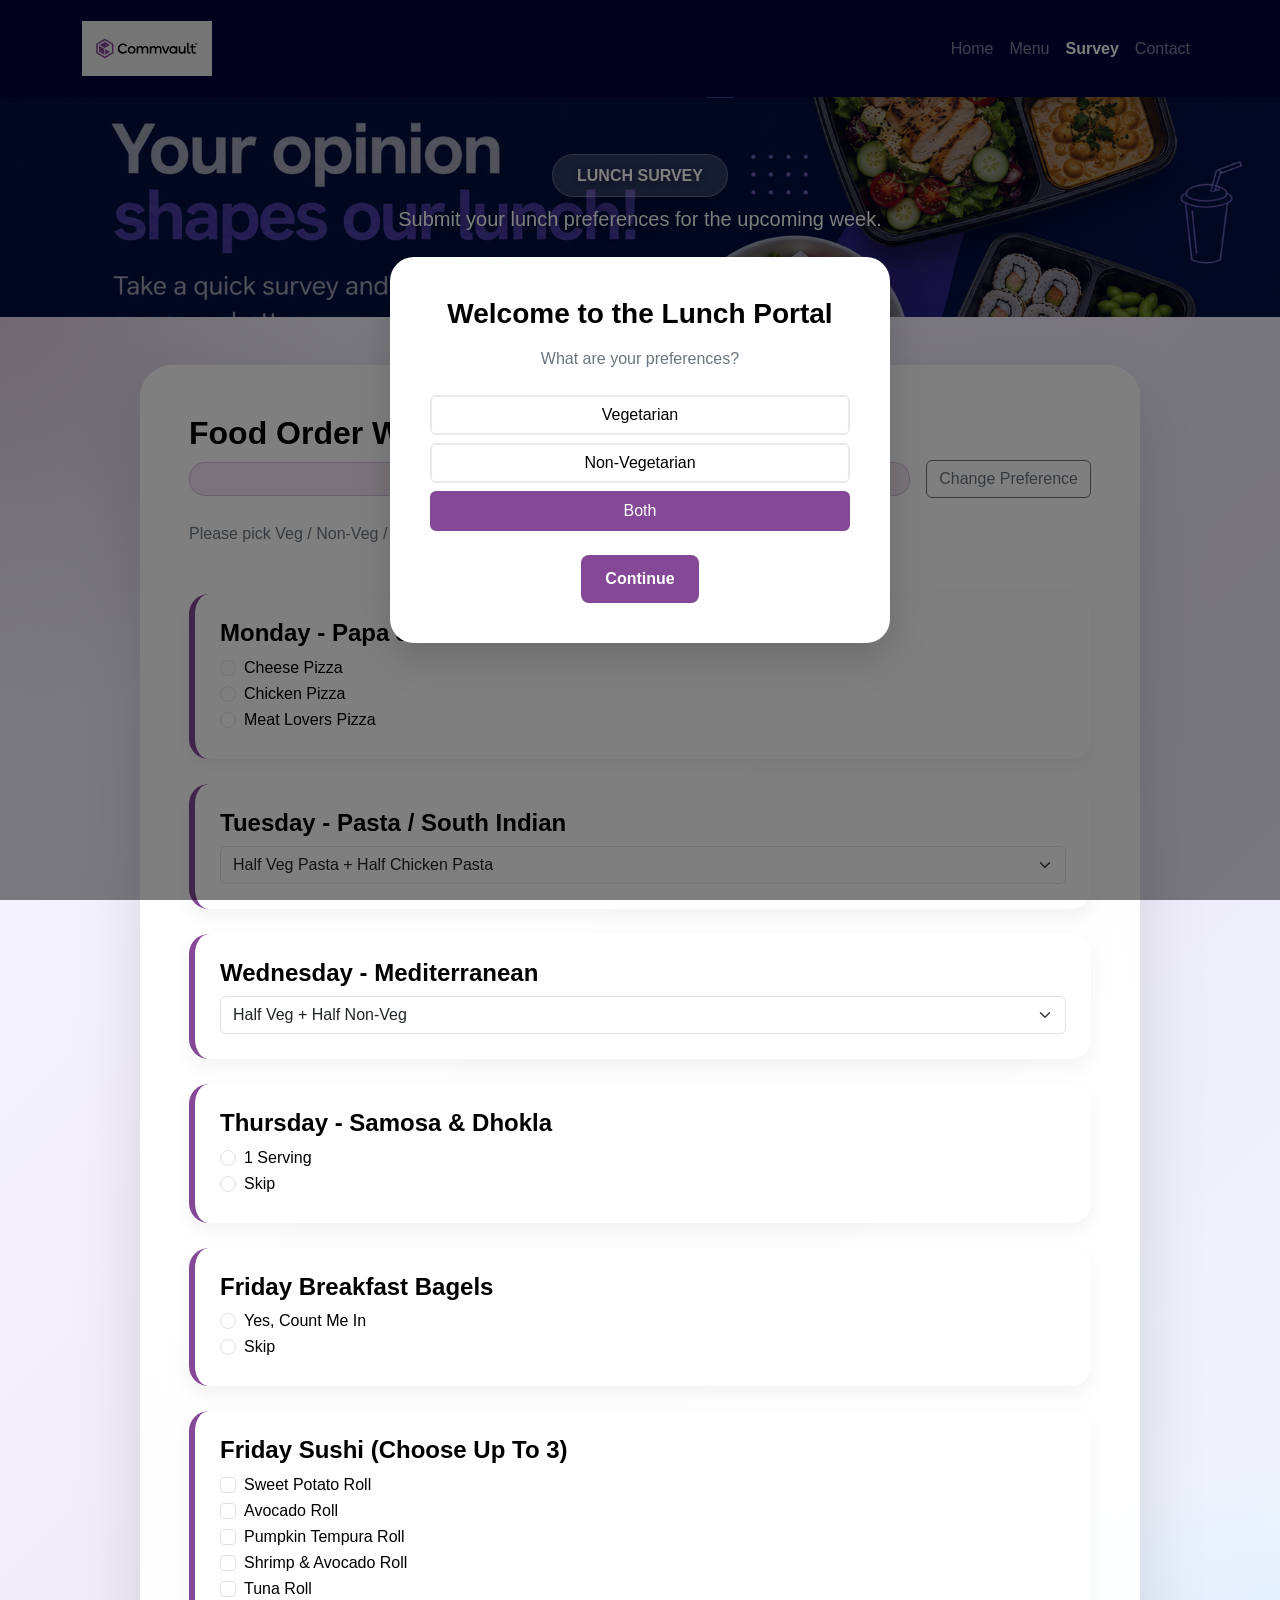
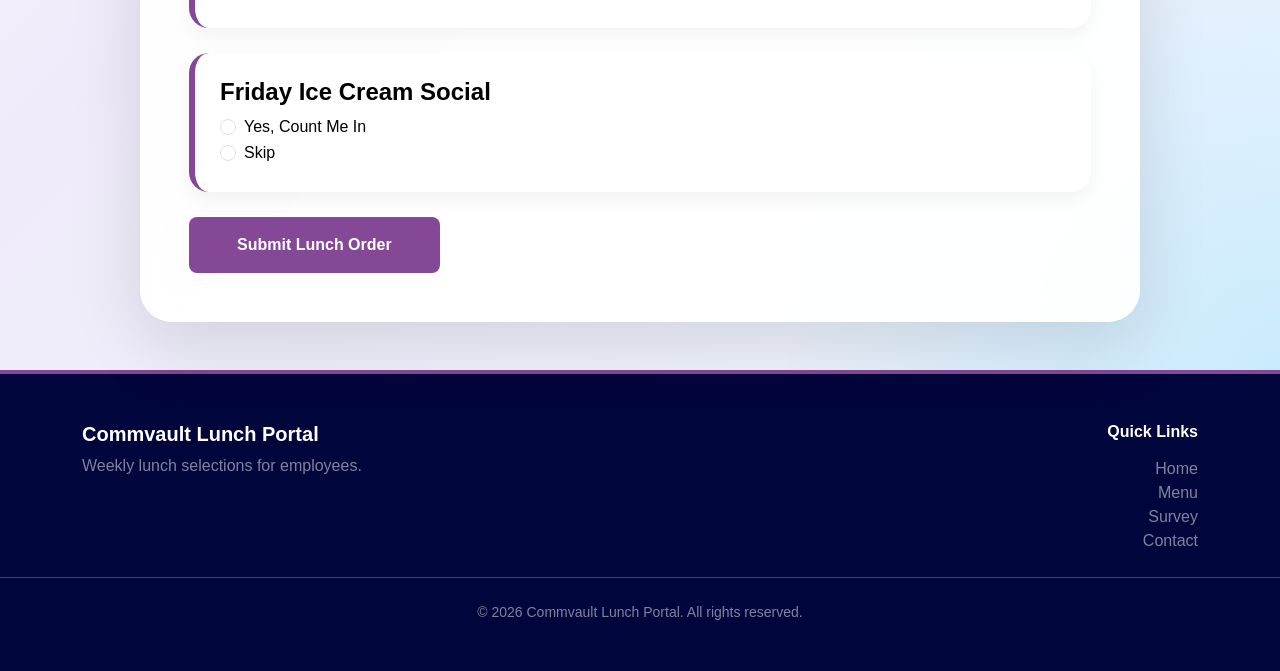
<file: survey.html>
<!DOCTYPE html>
<html lang="en">


<head>


    <meta charset="UTF-8">
    <meta name="viewport" content="width=device-width, initial-scale=1.0">


    <title>Commvault Lunch Portal | Survey</title>


    <link href="https://cdn.jsdelivr.net/npm/bootstrap@5.3.2/dist/css/bootstrap.min.css" rel="stylesheet">


    <link rel="stylesheet" href="styles.css">


   


</head>


<body>


  <nav class="navbar navbar-expand-lg custom-navbar py-3">


    <div class="container">


        <a class="navbar-brand" href="index.html">


            <img src="images/images/commvault-logo.svg"
                 alt="Commvault Logo"
                 class="navbar-logo">


        </a>


        <button class="navbar-toggler"
                type="button"
                data-bs-toggle="collapse"
                data-bs-target="#navbarNav">


           <span class="text-dark fw-bold fs-4">
    ☰
</span>




        </button>


        <div class="collapse navbar-collapse"
             id="navbarNav">


            <div class="navbar-nav ms-auto">


                <a class="nav-link text-white-50"
                   href="index.html">
                    Home
                </a>


                <a class="nav-link text-white-50"
                   href="menu.html">
                    Menu
                </a>


                <a class="nav-link active-link"
                   href="survey.html">
                    Survey
                </a>


                <a class="nav-link text-white-50"
                   href="contact.html">
                    Contact
                </a>


            </div>


        </div>


    </div>


</nav>
   
    <section class="survey-hero">


    <div class="hero-overlay">


        <div class="container text-center">


            <span class="hero-pill">
                 LUNCH SURVEY
            </span>


            <p class="lead mt-3">
                Submit your lunch preferences for the upcoming week.
            </p>


        </div>


    </div>


</section>


   <section class="survey-section py-5">


    <div class="container">


        <div class="survey-card-wrapper bg-white p-5">


            <h2 class="fw-bold mb-2">
                Food Order Week of July 6, 2026
            </h2>


<div class="d-flex justify-content-between align-items-center mb-4">


    <div id="preferenceBadge"
         class="alert alert-info mb-0 flex-grow-1 me-3">
    </div>


    <button
    class="btn btn-outline-secondary"
    data-bs-toggle="modal"
    data-bs-target="#preferenceModal">


    Change Preference


</button>
</div>




            <p class="text-secondary mb-5">
                Please pick Veg / Non-Veg / Skip so that we can get an accurate count.
            </p>


            <form id="lunchSurveyForm">


    <!-- MONDAY -->


    <div class="survey-question">


        <h4 class="fw-bold">
            Monday - Papa John's Pizza
        </h4>


        <div class="form-check">


            <input class="form-check-input"
                   type="radio"
                   id="mondayVeg"
                   name="monday"
                   value="Veg">


            <label class="form-check-label"
                   for="mondayVeg">


                Cheese Pizza


            </label>


        </div>


        <div class="form-check">


            <input class="form-check-input"
                   type="radio"
                   id="mondayChicken"
                   name="monday"
                   value="Chicken">


            <label class="form-check-label"
                   for="mondayChicken">


                Chicken Pizza


            </label>


        </div>


        <div class="form-check">


            <input class="form-check-input"
                   type="radio"
                   id="mondayMeat"
                   name="monday"
                   value="Meat Lovers">


            <label class="form-check-label"
                   for="mondayMeat">


                Meat Lovers Pizza


            </label>


        </div>


    </div>


    <!-- TUESDAY -->


    <div class="survey-question">


        <h4 class="fw-bold">
            Tuesday - Pasta / South Indian
        </h4>


        <select class="form-select"
                id="tuesdayChoice">


            <option value="both">
                Half Veg Pasta + Half Chicken Pasta
            </option>


            <option value="veg">
                Veg Pasta Only
            </option>


            <option value="nonveg">
                Chicken Pasta Only
            </option>


            <option value="southIndian">
                South Indian (Veg)
            </option>


            <option value="skip">
                Skip
            </option>


        </select>


    </div>


    <!-- WEDNESDAY -->


    <div class="survey-question">


        <h4 class="fw-bold">
            Wednesday - Mediterranean
        </h4>


        <select class="form-select"
                id="wednesdayChoice">


            <option value="both">
                Half Veg + Half Non-Veg
            </option>


            <option value="veg">
                Veg Only
            </option>


            <option value="nonveg">
                Non-Veg Only
            </option>


            <option value="skip">
                Skip
            </option>


        </select>


    </div>


    <!-- THURSDAY -->


    <div class="survey-question">


        <h4 class="fw-bold">
            Thursday - Samosa & Dhokla
        </h4>


        <div class="form-check">


            <input class="form-check-input"
                   type="radio"
                   name="thursday">


            <label class="form-check-label">
                1 Serving
            </label>


        </div>


        <div class="form-check">


            <input class="form-check-input"
                   type="radio"
                   name="thursday">


            <label class="form-check-label">
                Skip
            </label>


        </div>


    </div>


    <!-- FRIDAY BAGELS -->


   <div class="survey-question">


        <h4 class="fw-bold">
            Friday Breakfast Bagels
        </h4>


        <div class="form-check">


            <input class="form-check-input"
                   type="radio"
                   name="bagels">


            <label class="form-check-label">
                Yes, Count Me In
            </label>


        </div>


        <div class="form-check">


            <input class="form-check-input"
                   type="radio"
                   name="bagels">


            <label class="form-check-label">
                Skip
            </label>


        </div>


    </div>


    <!-- FRIDAY SUSHI -->


    <div class="survey-question">


        <h4 class="fw-bold">
            Friday Sushi (Choose Up To 3)
        </h4>


        <div class="form-check">
            <input class="form-check-input sushi-option"
                   type="checkbox">
            <label class="form-check-label">
                Sweet Potato Roll
            </label>
        </div>


        <div class="form-check">
            <input class="form-check-input sushi-option"
                   type="checkbox">
            <label class="form-check-label">
                Avocado Roll
            </label>
        </div>


        <div class="form-check">
            <input class="form-check-input sushi-option"
                   type="checkbox">
            <label class="form-check-label">
                Pumpkin Tempura Roll
            </label>
        </div>


        <div class="form-check">
            <input class="form-check-input sushi-option"
                   type="checkbox">
            <label class="form-check-label">
                Shrimp & Avocado Roll
            </label>
        </div>


        <div class="form-check">
            <input class="form-check-input sushi-option"
                   type="checkbox">
            <label class="form-check-label">
                Tuna Roll
            </label>
        </div>


    </div>


    <!-- ICE CREAM -->


    <div class="survey-question">


        <h4 class="fw-bold">
            Friday Ice Cream Social
        </h4>


        <div class="form-check">


            <input class="form-check-input"
                   type="radio"
                   name="icecream">


            <label class="form-check-label">
                Yes, Count Me In
            </label>


        </div>


        <div class="form-check">


            <input class="form-check-input"
                   type="radio"
                   name="icecream">


            <label class="form-check-label">
                Skip
            </label>


        </div>


    </div>


    <button type="submit"
            class="btn btn-primary-action px-5 py-3">


        Submit Lunch Order


    </button>


</form>


        </div>


    </div>


</section>


<div class="modal fade"
     id="surveySuccessModal"
     tabindex="-1">


    <div class="modal-dialog modal-dialog-centered">


        <div class="modal-content text-center p-4">


            <div class="modal-body">


                <h3 class="fw-bold text-success">
                    Order Submitted!
                </h3>


                <p class="text-secondary">


                    Your lunch selections have been recorded.


                </p>


                <button class="btn btn-primary-action"
                        data-bs-dismiss="modal">


                    Close


                </button>


            </div>


        </div>


    </div>


</div>
    </div>
<div class="modal fade" id="preferenceModal" data-bs-backdrop="static" data-bs-keyboard="false" tabindex="-1">
        <div class="modal-dialog modal-dialog-centered">
            <div class="modal-content text-center border-0 p-4">
                <div class="modal-body">
                    <h3 class="fw-bold mb-3">Welcome to the Lunch Portal</h3>
                    <p class="text-secondary mb-4">What are your preferences?</p>
                    <div class="d-grid gap-2">
                        <input type="radio" class="btn-check" name="dietPreference" id="prefVeg" value="Vegetarian">
                        <label class="btn btn-outline-custom" for="prefVeg">Vegetarian</label>


                        <input type="radio" class="btn-check" name="dietPreference" id="prefNonVeg" value="Non-Vegetarian">
                        <label class="btn btn-outline-custom" for="prefNonVeg">Non-Vegetarian</label>


                        <input type="radio" class="btn-check" name="dietPreference" id="prefBoth" value="Both" checked>
                        <label class="btn btn-outline-custom" for="prefBoth">Both</label>
                    </div>
                    <button id="submitPreferenceBtn" class="btn btn-primary-action mt-4 px-4">Continue</button>
                </div>
            </div>
        </div>
    </div>
   
      <!-- FOOTER -->


    <footer class="custom-footer py-5 text-white">


        <div class="container">


            <div class="row">


                <div class="col-md-6">


                    <h5 class="fw-bold">
                        Commvault Lunch Portal
                    </h5>


                    <p class="text-white-50">
                        Weekly lunch selections for employees.
                    </p>


                </div>


                <div class="col-md-6 text-md-end">


                    <h6 class="fw-bold mb-3">
                        Quick Links
                    </h6>


                    <a href="index.html"
                       class="text-white-50 text-decoration-none d-block">
                        Home
                    </a>


                    <a href="menu.html"
                       class="text-white-50 text-decoration-none d-block">
                        Menu
                    </a>


                    <a href="survey.html"
                       class="text-white-50 text-decoration-none d-block">
                        Survey
                    </a>


                    <a href="contact.html"
                       class="text-white-50 text-decoration-none d-block">
                        Contact
                    </a>


                </div>


            </div>


        </div>
<hr class="border-light opacity-25 my-4">


<div class="text-center text-white-50 small">


    © 2026 Commvault Lunch Portal. All rights reserved.


</div>
    </footer>


   <script src="https://cdn.jsdelivr.net/npm/bootstrap@5.3.2/dist/js/bootstrap.bundle.min.js"></script>


<script src="script.js"></script>
   


</body>


</html>
</file>
<file: styles.css>
/* ==========================================================
   COMMVAULT LUNCH PORTAL DESIGN SYSTEM
========================================================== */

:root {

    /* Brand Colors */

    --midnight: #00053B;
    --crocus: #844896;
    --hover-state: #4F2B5A;

    /* Neutrals */

    --white: #FFFFFF;
    --fog: #EAEAEA;
    --black: #000000;
    --dark-gray: #333333;
    --light-gray: #777777;

    /* Accent Colors */

    --rose: #EA2C63;
    --grass: #40B42E;
    --water: #36BBF4;
    --sun: #EEC901;

    /* Shadows */

    --shadow-sm: 0 4px 12px rgba(0,0,0,.08);
    --shadow-md: 0 10px 25px rgba(0,0,0,.12);
    --shadow-lg: 0 15px 40px rgba(0,0,0,.16);

    /* Radius */

    --radius-sm: 8px;
    --radius-md: 16px;
    --radius-lg: 24px;

    /* Transitions */

    --transition: 0.3s ease;
}

/* ==========================================================
   GLOBAL
========================================================== */

*{
    margin:0;
    padding:0;
    box-sizing:border-box;
}

html{
    scroll-behavior:smooth;
}

body{
    font-family:"Segoe UI",sans-serif;
    background:var(--white);
    color:var(--black);
}

/* ==========================================================
   NAVBAR
========================================================== */

.custom-navbar{
    background:var(--midnight);
    box-shadow:var(--shadow-sm);
}
.navbar-toggler{

    border:1px solid rgba(255,255,255,.25);

    background:white;
}

.navbar-toggler:focus{

    box-shadow:none;
}

.logo-box{
    width:24px;
    height:24px;
    border-radius:4px;
    display:inline-block;
    background:var(--crocus);
}

.nav-link{
    transition:var(--transition);
}

.nav-link:hover{
    color:var(--white) !important;
}

.active-link{
    color:var(--white) !important;
    font-weight:600;
}

.btn-contact{
    background:var(--rose);
    border:none;
    border-radius:var(--radius-sm);
}

.btn-contact:hover{
    background:#c31f52;
    color:var(--white);
}
.navbar-logo{
    height:55px;
    width:auto;
    display:block;
}

/* ==========================================================
   HERO SECTION
========================================================== */

.hero-section{
    background:var(--fog);
    padding:80px 0;
}

.hero-card{
    background:var(--white);
    max-width:1200px;
    border-radius:var(--radius-lg);
    box-shadow:var(--shadow-lg);
    padding:50px;
}

.hero-image{
    width:100%;
    max-height:400px;
    object-fit:cover;
    border-radius:var(--radius-lg);
    box-shadow:var(--shadow-md);
}

.btn-dark-action{
    background:var(--midnight);
    color:var(--white);
    border:none;
    border-radius:var(--radius-sm);
    transition:var(--transition);
}

.btn-dark-action:hover{
    background:var(--crocus);
    color:var(--white);
}

.max-w-sm{
    max-width:500px;
}

/* ==========================================================
   MODAL
========================================================== */

.modal-content{
    border-radius:var(--radius-lg);
    box-shadow:var(--shadow-lg);
}

.btn-primary-action{
    background:var(--crocus);
    color:var(--white);
    border:none;
    border-radius:var(--radius-sm);
    transition:var(--transition);
}

.btn-primary-action:hover{
    background:var(--hover-state);
    color:var(--white);
}

.btn-outline-custom{
    background:var(--white);
    border:2px solid var(--fog);
    color:var(--black);
}

.btn-check:checked + .btn-outline-custom{
    background:var(--crocus);
    border-color:var(--crocus);
    color:var(--white);
}

/* ==========================================================
   MENU PAGE
========================================================== */

.menu-card-custom{
    background:var(--white);
    color:var(--black);
    border-radius:var(--radius-md);
    box-shadow:var(--shadow-sm);
    transition:var(--transition);
}

.menu-card-custom:hover{
    transform:translateY(-5px);
    box-shadow:var(--shadow-md);
}

.img-mock-box{
    width:70px;
    height:70px;
    border-radius:12px;
    background:var(--fog);
    display:flex;
    align-items:center;
    justify-content:center;
    margin:auto;
}

.img-mock-box img{
    width:100%;
    height:100%;
    object-fit:cover;
    border-radius:12px;
}

.btn-survey-link{
    background:var(--crocus);
    color:var(--white);
    text-decoration:none;
    transition:var(--transition);
}

.btn-survey-link:hover{
    background:var(--hover-state);
    color:var(--white);
}

#menuDateRange{
    color:var(--light-gray);
}

/* ==========================================================
   SURVEY PAGE
========================================================== */

.survey-section{

    min-height:100vh;

    background:
        radial-gradient(
            circle at top left,
            rgba(132,72,150,.22),
            transparent 400px
        ),

        radial-gradient(
            circle at bottom right,
            rgba(54,187,244,.20),
            transparent 500px
        ),

        linear-gradient(
            135deg,
            #f8f9ff,
            #f0ebfa,
            #edf7ff
        );

    padding:80px 0;
}

.survey-card-wrapper{

    max-width:1000px;

    margin:auto;

    background:rgba(255,255,255,.95) !important;

    border-radius:32px;

    border:1px solid rgba(255,255,255,.75);

    box-shadow:
        0 25px 70px rgba(0,0,0,.12);

    backdrop-filter:blur(12px);
}
.survey-question{

    background:white;

    padding:25px;

    border-radius:20px;

    margin-bottom:25px;

    box-shadow:
        0 8px 20px rgba(0,0,0,.05);

    border-left:6px solid var(--crocus);
}

.survey-item label{
    line-height:1.5;
}

.form-check-input:checked{
    background-color:var(--crocus);
    border-color:var(--crocus);
}

.btn-submit-survey{
    background:var(--grass);
    border:none;
    border-radius:var(--radius-sm);
    transition:var(--transition);
}

.btn-submit-survey:hover{
    background:#2f8e21;
}

/* ==========================================================
   SUCCESS MODAL
========================================================== */

#successModal .modal-content{
    background:var(--fog);
}

#successModal .btn-link{
    transition:var(--transition);
}

#successModal .btn-link:hover{
    background:var(--white);
}

/* ==========================================================
   FOOTER
========================================================== */

.custom-footer{
    background:var(--midnight);
}

.custom-footer a{
    transition:var(--transition);
}

.custom-footer a:hover{
    color:var(--white) !important;
}

.custom-footer .logo-box{
    background:var(--white);
}

/* ==========================================================
   UTILITIES
========================================================== */

.tracking-tight{
    letter-spacing:-0.5px;
}

.tracking-wide{
    letter-spacing:1px;
}

.italic{
    font-style:italic;
}

/* ==========================================================
   RESPONSIVE
========================================================== */

@media (max-width: 992px){

    .hero-card{
        padding:30px;
        text-align:center;
    }

    .hero-image{
        margin-top:25px;
    }

}

@media (max-width: 768px){

    .navbar-nav{
        flex-direction:column !important;
        gap:10px !important;
        margin-top:15px;
    }

    .hero-card{
        padding:25px;
    }

    .survey-card-wrapper{
        padding:25px !important;
    }

}

/* ==========================================================
   HERO IMPROVEMENTS
========================================================== */

.hero-section{

    background:
        linear-gradient(
            135deg,
            #f8f9ff,
            #eee7fa
        );

    padding:90px 0;
}

.hero-card{

    background:rgba(255,255,255,.95);

    border-radius:32px;

    border:1px solid rgba(255,255,255,.6);

    box-shadow:
        0 20px 50px rgba(0,0,0,.12);
}

/* ==========================================================
   FEATURES SECTION
========================================================== */

.features-section{

    padding:90px 0;

    background:
        radial-gradient(
            circle at top right,
            rgba(132,72,150,.08),
            transparent 350px
        ),
        #faf8fd;
}

.section-tag{

    color:var(--crocus);

    font-weight:700;

    letter-spacing:2px;

    font-size:.85rem;

    margin-bottom:10px;
}

.feature-link{

    text-decoration:none;
    color:inherit;
}

.feature-image{

    width:180px;

    max-width:100%;

    height:auto;

    display:block;

    margin:0 auto 20px;

    transition:var(--transition);
}

.feature-menu,
.feature-survey,
.feature-card{

    min-height:380px;

    border-radius:24px !important;

    overflow:hidden;

    transition:all .3s ease;

    cursor:pointer;
}

.feature-menu{

    border-top:8px solid var(--water);
}

.feature-survey{

    border-top:8px solid var(--grass);
}

.feature-card{

    border-top:8px solid var(--sun);
}

.feature-menu:hover,
.feature-survey:hover,
.feature-card:hover{

    transform:translateY(-10px);

    box-shadow:
        0 20px 45px rgba(0,0,0,.15);
}

.feature-menu:hover .feature-image,
.feature-survey:hover .feature-image,
.feature-card:hover .feature-image{

    transform:scale(1.05);
}

/* ==========================================================
   BUTTONS
========================================================== */

.btn-primary-action,
.btn-dark-action{

    padding:12px 28px;

    font-weight:600;
}

/* ==========================================================
   FOOTER IMPROVEMENTS
========================================================== */

.custom-footer{

    background:var(--midnight);

    border-top:4px solid var(--crocus);
}
/* ==========================================================
   MENU PAGE ENHANCEMENTS
========================================================== */

.menu-hero{

    background:
        linear-gradient(
            rgba(0,5,59,.75),
            rgba(0,5,59,.75)
        ),
        url("menu-hero.jpg");

    background-size:cover;
    background-position:center;

    padding:140px 0;
}

.hero-overlay{

    color:white;

    text-shadow:
        0 2px 10px rgba(0,0,0,.5);
}

.hero-pill{

    background:rgba(255,255,255,.18);

    border:1px solid rgba(255,255,255,.25);

    padding:12px 24px;

    border-radius:999px;

    backdrop-filter:blur(12px);

    box-shadow:
        0 10px 25px rgba(0,0,0,.2);

    font-weight:600;
}

.food-ticker{

    overflow:hidden;

    background:white;

    padding:18px 0;

    border-top:1px solid #eee;

    border-bottom:1px solid #eee;
}

.ticker-track{

    display:flex;

    gap:50px;

    white-space:nowrap;

    animation:foodScroll 25s linear infinite;
}

.ticker-track span{

    color:var(--crocus);

    font-weight:600;
}

@keyframes foodScroll {

    from{
        transform:translateX(0);
    }

    to{
        transform:translateX(-50%);
    }
}

.menu-icon{

    font-size:2rem;

    margin-bottom:10px;
}

.menu-card-custom{

    border-radius:22px !important;

    transition:.3s ease;
}

.menu-card-custom:hover{

    transform:translateY(-8px);

    box-shadow:0 20px 40px rgba(0,0,0,.15);
}

.day-monday{
    border-top:6px solid #EA2C63 !important;
}

.day-tuesday{
    border-top:6px solid #36BBF4 !important;
}

.day-wednesday{
    border-top:6px solid #40B42E !important;
}

.day-thursday{
    border-top:6px solid #EEC901 !important;
}

.day-friday{
    border-top:6px solid #844896 !important;
}

.special-food-card{

    background:#fafafa;

    border:1px solid #ececec;

    border-radius:16px;

    padding:20px;

    text-align:center;

    height:100%;
}

.special-food-card h5{

    color:#844896;

    font-weight:700;
}

.menu-hero{

    background:
        linear-gradient(
            rgba(0,5,59,.45),
            rgba(0,5,59,.45)
        ),
        url("images/images/MenuI.png");

    background-size:cover;

    background-position:center;

    background-repeat:no-repeat;

    padding:180px 0;
}

.week-highlight{

    background:white;

    padding:14px 24px;

    border-radius:999px;

    font-weight:600;

    color:var(--crocus);

    box-shadow:
        0 10px 25px rgba(0,0,0,.08);
}

.survey-hero{

    background:
        linear-gradient(
            rgba(0,5,59,.35),
            rgba(0,5,59,.35)
        ),
        url("images/images/Surveyimg.png");

    background-size: cover;
    background-position: center;
    background-repeat: no-repeat;

    height: 220px;

    display: flex;
    align-items: center;
    justify-content: center;
}
/* Responsive container to embed your live survey link directly */
      .embed-container {

    position: relative;

    width: 100%;

    height: 900px;

    border-radius: 24px;

    overflow: hidden;

    border: 1px solid rgba(255,255,255,.6);

    box-shadow:
        0 20px 50px rgba(0,0,0,.12);
}
        .embed-container iframe {
            position: absolute;
            top: 0;
            left: 0;
            width: 100%;
            height: 100%;
            border: 0;
        }

        @media (max-width: 991px){

    .navbar-collapse{

        margin-top:15px;

        text-align:center;
    }

    .navbar-nav{

        gap:10px;
    }

    .nav-link{

        padding:10px 0;
    }

}

.navbar-toggler{

    background:white;

    border:none;
}

.navbar-toggler:focus{

    box-shadow:none;
}

@media (max-width:991px){

    .navbar-collapse{

        margin-top:15px;

        text-align:center;
    }

    .navbar-nav{

        align-items:center;
    }

    .navbar-logo{

        height:40px;
    }

}

.navbar-toggler-icon{

    filter: invert(1);
}

#preferenceBadge{

    background:
        rgba(132,72,150,.12);

    border:
        1px solid rgba(132,72,150,.25);

    color:
        var(--crocus);

    font-weight:600;

    border-radius:16px;

    padding:16px 20px;
}
</file>
